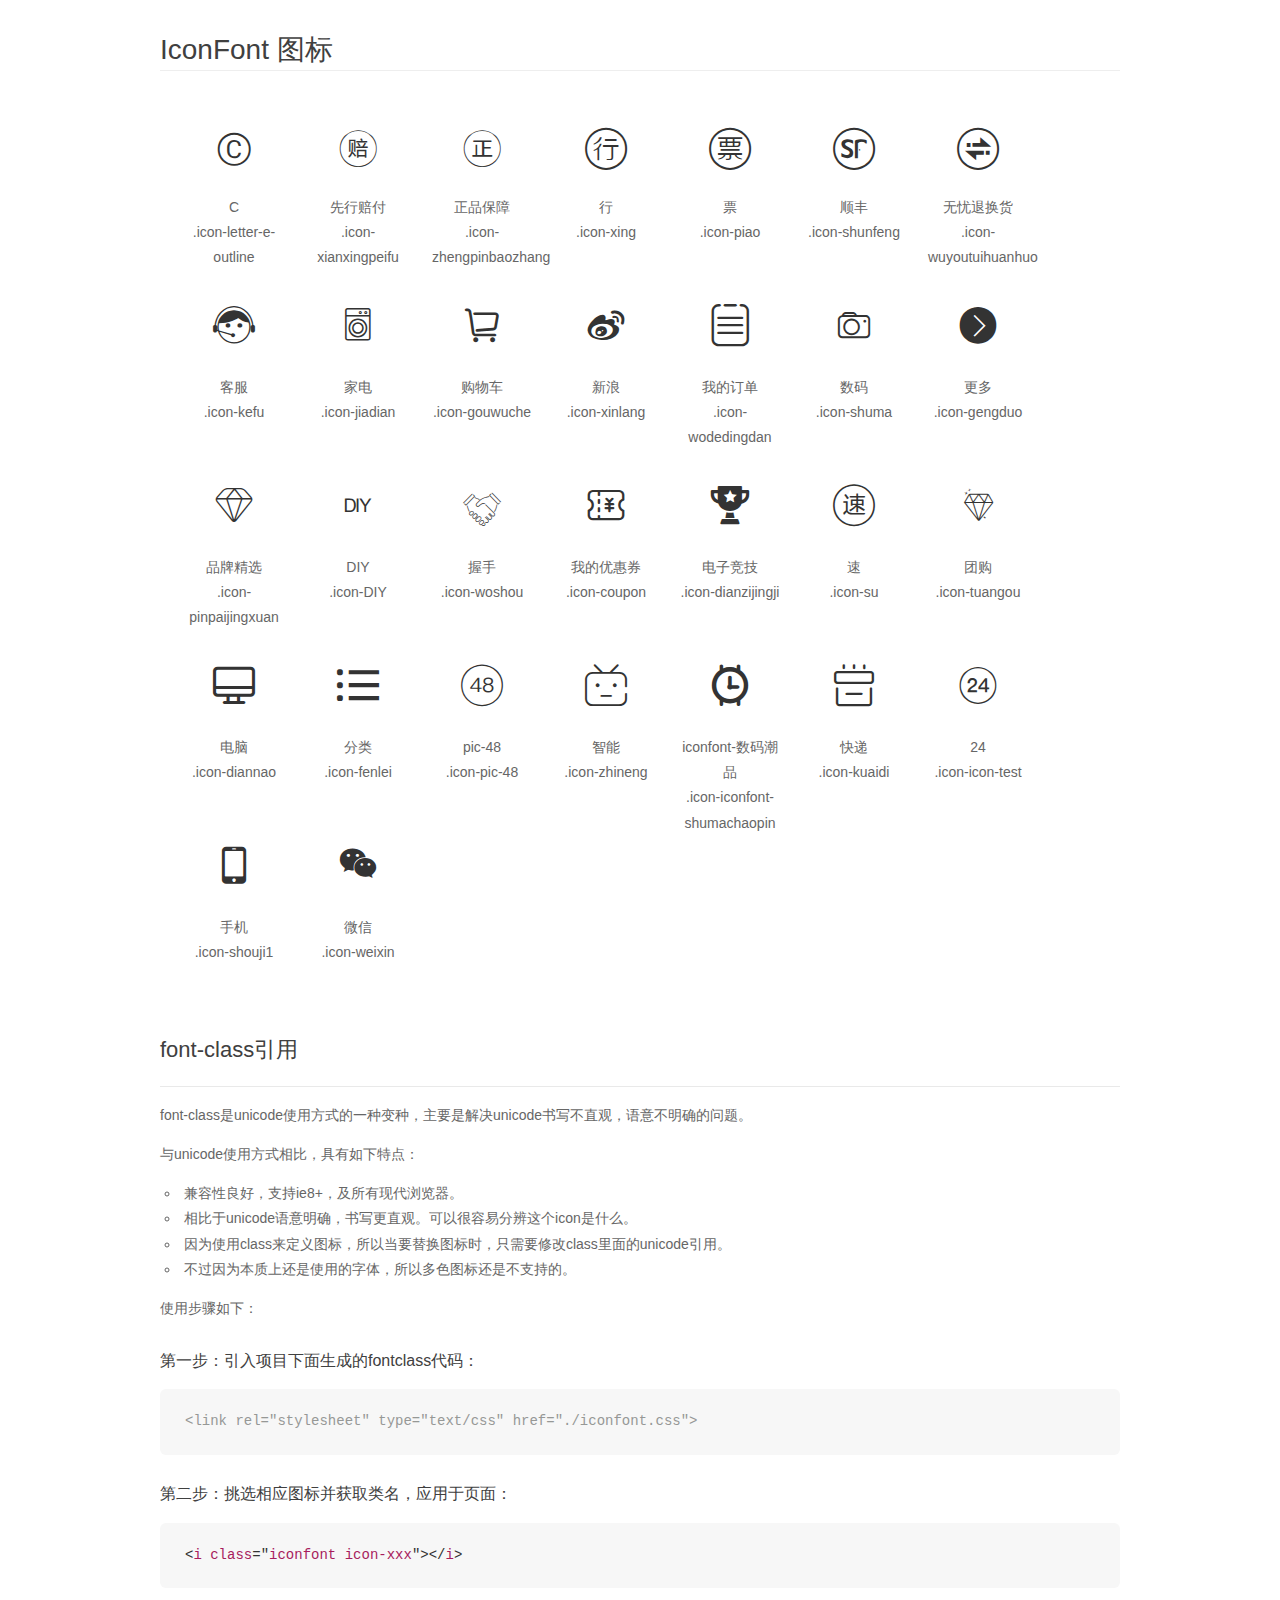
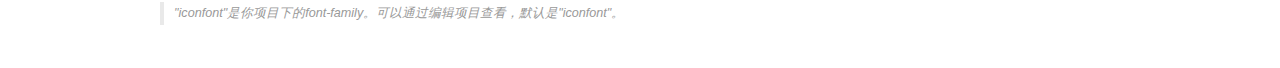
<file: src/font/demo_fontclass.html>
<!DOCTYPE html>
<html>
<head>
    <meta charset="utf-8"/>
    <title>IconFont</title>
    <link rel="stylesheet" href="demo.css">
    <link rel="stylesheet" href="iconfont.css">
</head>
<body>
    <div class="main markdown">
        <h1>IconFont 图标</h1>
        <ul class="icon_lists clear">
            
                <li>
                <i class="icon iconfont icon-letter-e-outline"></i>
                    <div class="name">C</div>
                    <div class="fontclass">.icon-letter-e-outline</div>
                </li>
            
                <li>
                <i class="icon iconfont icon-xianxingpeifu"></i>
                    <div class="name">先行赔付</div>
                    <div class="fontclass">.icon-xianxingpeifu</div>
                </li>
            
                <li>
                <i class="icon iconfont icon-zhengpinbaozhang"></i>
                    <div class="name">正品保障</div>
                    <div class="fontclass">.icon-zhengpinbaozhang</div>
                </li>
            
                <li>
                <i class="icon iconfont icon-xing"></i>
                    <div class="name">行</div>
                    <div class="fontclass">.icon-xing</div>
                </li>
            
                <li>
                <i class="icon iconfont icon-piao"></i>
                    <div class="name">票</div>
                    <div class="fontclass">.icon-piao</div>
                </li>
            
                <li>
                <i class="icon iconfont icon-shunfeng"></i>
                    <div class="name">顺丰</div>
                    <div class="fontclass">.icon-shunfeng</div>
                </li>
            
                <li>
                <i class="icon iconfont icon-wuyoutuihuanhuo"></i>
                    <div class="name">无忧退换货</div>
                    <div class="fontclass">.icon-wuyoutuihuanhuo</div>
                </li>
            
                <li>
                <i class="icon iconfont icon-kefu"></i>
                    <div class="name">客服</div>
                    <div class="fontclass">.icon-kefu</div>
                </li>
            
                <li>
                <i class="icon iconfont icon-jiadian"></i>
                    <div class="name">家电</div>
                    <div class="fontclass">.icon-jiadian</div>
                </li>
            
                <li>
                <i class="icon iconfont icon-gouwuche"></i>
                    <div class="name">购物车</div>
                    <div class="fontclass">.icon-gouwuche</div>
                </li>
            
                <li>
                <i class="icon iconfont icon-xinlang"></i>
                    <div class="name">新浪</div>
                    <div class="fontclass">.icon-xinlang</div>
                </li>
            
                <li>
                <i class="icon iconfont icon-wodedingdan"></i>
                    <div class="name">我的订单</div>
                    <div class="fontclass">.icon-wodedingdan</div>
                </li>
            
                <li>
                <i class="icon iconfont icon-shuma"></i>
                    <div class="name">数码</div>
                    <div class="fontclass">.icon-shuma</div>
                </li>
            
                <li>
                <i class="icon iconfont icon-gengduo"></i>
                    <div class="name">更多</div>
                    <div class="fontclass">.icon-gengduo</div>
                </li>
            
                <li>
                <i class="icon iconfont icon-pinpaijingxuan"></i>
                    <div class="name">品牌精选</div>
                    <div class="fontclass">.icon-pinpaijingxuan</div>
                </li>
            
                <li>
                <i class="icon iconfont icon-DIY"></i>
                    <div class="name">DIY</div>
                    <div class="fontclass">.icon-DIY</div>
                </li>
            
                <li>
                <i class="icon iconfont icon-woshou"></i>
                    <div class="name">握手</div>
                    <div class="fontclass">.icon-woshou</div>
                </li>
            
                <li>
                <i class="icon iconfont icon-coupon"></i>
                    <div class="name">我的优惠券</div>
                    <div class="fontclass">.icon-coupon</div>
                </li>
            
                <li>
                <i class="icon iconfont icon-dianzijingji"></i>
                    <div class="name">电子竞技</div>
                    <div class="fontclass">.icon-dianzijingji</div>
                </li>
            
                <li>
                <i class="icon iconfont icon-su"></i>
                    <div class="name">速</div>
                    <div class="fontclass">.icon-su</div>
                </li>
            
                <li>
                <i class="icon iconfont icon-tuangou"></i>
                    <div class="name">团购</div>
                    <div class="fontclass">.icon-tuangou</div>
                </li>
            
                <li>
                <i class="icon iconfont icon-diannao"></i>
                    <div class="name">电脑</div>
                    <div class="fontclass">.icon-diannao</div>
                </li>
            
                <li>
                <i class="icon iconfont icon-fenlei"></i>
                    <div class="name">分类</div>
                    <div class="fontclass">.icon-fenlei</div>
                </li>
            
                <li>
                <i class="icon iconfont icon-pic-48"></i>
                    <div class="name">pic-48</div>
                    <div class="fontclass">.icon-pic-48</div>
                </li>
            
                <li>
                <i class="icon iconfont icon-zhineng"></i>
                    <div class="name">智能</div>
                    <div class="fontclass">.icon-zhineng</div>
                </li>
            
                <li>
                <i class="icon iconfont icon-iconfont-shumachaopin"></i>
                    <div class="name">iconfont-数码潮品</div>
                    <div class="fontclass">.icon-iconfont-shumachaopin</div>
                </li>
            
                <li>
                <i class="icon iconfont icon-kuaidi"></i>
                    <div class="name">快递</div>
                    <div class="fontclass">.icon-kuaidi</div>
                </li>
            
                <li>
                <i class="icon iconfont icon-icon-test"></i>
                    <div class="name">24</div>
                    <div class="fontclass">.icon-icon-test</div>
                </li>
            
                <li>
                <i class="icon iconfont icon-shouji1"></i>
                    <div class="name">手机</div>
                    <div class="fontclass">.icon-shouji1</div>
                </li>
            
                <li>
                <i class="icon iconfont icon-weixin"></i>
                    <div class="name">微信</div>
                    <div class="fontclass">.icon-weixin</div>
                </li>
            
        </ul>

        <h2 id="font-class-">font-class引用</h2>
        <hr>

        <p>font-class是unicode使用方式的一种变种，主要是解决unicode书写不直观，语意不明确的问题。</p>
        <p>与unicode使用方式相比，具有如下特点：</p>
        <ul>
        <li>兼容性良好，支持ie8+，及所有现代浏览器。</li>
        <li>相比于unicode语意明确，书写更直观。可以很容易分辨这个icon是什么。</li>
        <li>因为使用class来定义图标，所以当要替换图标时，只需要修改class里面的unicode引用。</li>
        <li>不过因为本质上还是使用的字体，所以多色图标还是不支持的。</li>
        </ul>
        <p>使用步骤如下：</p>
        <h3 id="-fontclass-">第一步：引入项目下面生成的fontclass代码：</h3>


        <pre><code class="lang-js hljs javascript"><span class="hljs-comment">&lt;link rel="stylesheet" type="text/css" href="./iconfont.css"&gt;</span></code></pre>
        <h3 id="-">第二步：挑选相应图标并获取类名，应用于页面：</h3>
        <pre><code class="lang-css hljs">&lt;<span class="hljs-selector-tag">i</span> <span class="hljs-selector-tag">class</span>="<span class="hljs-selector-tag">iconfont</span> <span class="hljs-selector-tag">icon-xxx</span>"&gt;&lt;/<span class="hljs-selector-tag">i</span>&gt;</code></pre>
        <blockquote>
        <p>"iconfont"是你项目下的font-family。可以通过编辑项目查看，默认是"iconfont"。</p>
        </blockquote>
    </div>
</body>
</html>
</file>
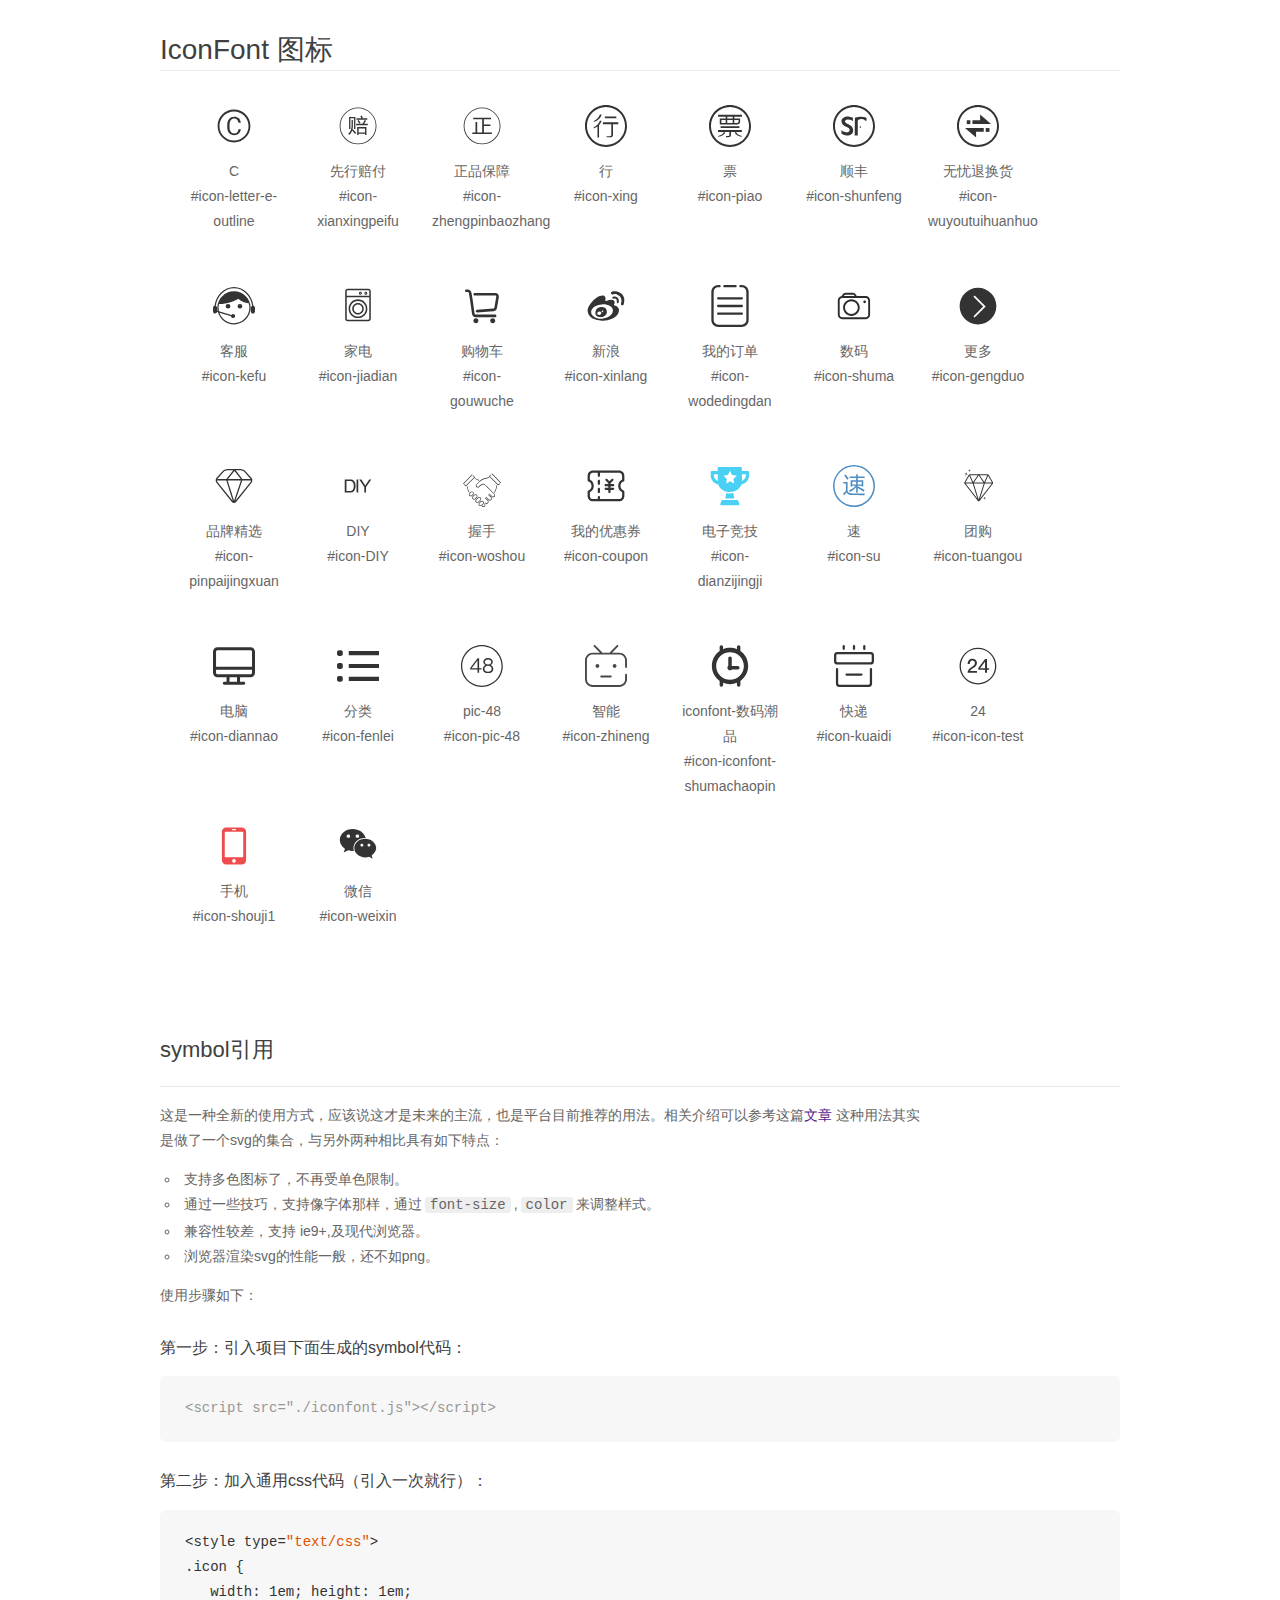
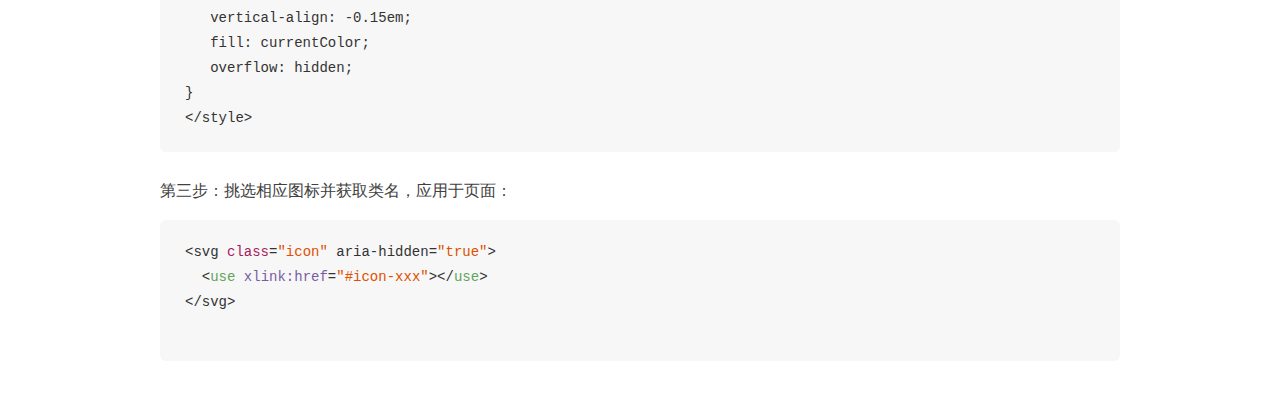
<file: src/font/demo_symbol.html>
<!DOCTYPE html>
<html>
<head>
    <meta charset="utf-8"/>
    <title>IconFont</title>
    <link rel="stylesheet" href="demo.css">
    <script src="iconfont.js"></script>

    <style type="text/css">
        .icon {
          /* 通过设置 font-size 来改变图标大小 */
          width: 1em; height: 1em;
          /* 图标和文字相邻时，垂直对齐 */
          vertical-align: -0.15em;
          /* 通过设置 color 来改变 SVG 的颜色/fill */
          fill: currentColor;
          /* path 和 stroke 溢出 viewBox 部分在 IE 下会显示
             normalize.css 中也包含这行 */
          overflow: hidden;
        }

    </style>
</head>
<body>
    <div class="main markdown">
        <h1>IconFont 图标</h1>
        <ul class="icon_lists clear">
            
                <li>
                    <svg class="icon" aria-hidden="true">
                        <use xlink:href="#icon-letter-e-outline"></use>
                    </svg>
                    <div class="name">C</div>
                    <div class="fontclass">#icon-letter-e-outline</div>
                </li>
            
                <li>
                    <svg class="icon" aria-hidden="true">
                        <use xlink:href="#icon-xianxingpeifu"></use>
                    </svg>
                    <div class="name">先行赔付</div>
                    <div class="fontclass">#icon-xianxingpeifu</div>
                </li>
            
                <li>
                    <svg class="icon" aria-hidden="true">
                        <use xlink:href="#icon-zhengpinbaozhang"></use>
                    </svg>
                    <div class="name">正品保障</div>
                    <div class="fontclass">#icon-zhengpinbaozhang</div>
                </li>
            
                <li>
                    <svg class="icon" aria-hidden="true">
                        <use xlink:href="#icon-xing"></use>
                    </svg>
                    <div class="name">行</div>
                    <div class="fontclass">#icon-xing</div>
                </li>
            
                <li>
                    <svg class="icon" aria-hidden="true">
                        <use xlink:href="#icon-piao"></use>
                    </svg>
                    <div class="name">票</div>
                    <div class="fontclass">#icon-piao</div>
                </li>
            
                <li>
                    <svg class="icon" aria-hidden="true">
                        <use xlink:href="#icon-shunfeng"></use>
                    </svg>
                    <div class="name">顺丰</div>
                    <div class="fontclass">#icon-shunfeng</div>
                </li>
            
                <li>
                    <svg class="icon" aria-hidden="true">
                        <use xlink:href="#icon-wuyoutuihuanhuo"></use>
                    </svg>
                    <div class="name">无忧退换货</div>
                    <div class="fontclass">#icon-wuyoutuihuanhuo</div>
                </li>
            
                <li>
                    <svg class="icon" aria-hidden="true">
                        <use xlink:href="#icon-kefu"></use>
                    </svg>
                    <div class="name">客服</div>
                    <div class="fontclass">#icon-kefu</div>
                </li>
            
                <li>
                    <svg class="icon" aria-hidden="true">
                        <use xlink:href="#icon-jiadian"></use>
                    </svg>
                    <div class="name">家电</div>
                    <div class="fontclass">#icon-jiadian</div>
                </li>
            
                <li>
                    <svg class="icon" aria-hidden="true">
                        <use xlink:href="#icon-gouwuche"></use>
                    </svg>
                    <div class="name">购物车</div>
                    <div class="fontclass">#icon-gouwuche</div>
                </li>
            
                <li>
                    <svg class="icon" aria-hidden="true">
                        <use xlink:href="#icon-xinlang"></use>
                    </svg>
                    <div class="name">新浪</div>
                    <div class="fontclass">#icon-xinlang</div>
                </li>
            
                <li>
                    <svg class="icon" aria-hidden="true">
                        <use xlink:href="#icon-wodedingdan"></use>
                    </svg>
                    <div class="name">我的订单</div>
                    <div class="fontclass">#icon-wodedingdan</div>
                </li>
            
                <li>
                    <svg class="icon" aria-hidden="true">
                        <use xlink:href="#icon-shuma"></use>
                    </svg>
                    <div class="name">数码</div>
                    <div class="fontclass">#icon-shuma</div>
                </li>
            
                <li>
                    <svg class="icon" aria-hidden="true">
                        <use xlink:href="#icon-gengduo"></use>
                    </svg>
                    <div class="name">更多</div>
                    <div class="fontclass">#icon-gengduo</div>
                </li>
            
                <li>
                    <svg class="icon" aria-hidden="true">
                        <use xlink:href="#icon-pinpaijingxuan"></use>
                    </svg>
                    <div class="name">品牌精选</div>
                    <div class="fontclass">#icon-pinpaijingxuan</div>
                </li>
            
                <li>
                    <svg class="icon" aria-hidden="true">
                        <use xlink:href="#icon-DIY"></use>
                    </svg>
                    <div class="name">DIY</div>
                    <div class="fontclass">#icon-DIY</div>
                </li>
            
                <li>
                    <svg class="icon" aria-hidden="true">
                        <use xlink:href="#icon-woshou"></use>
                    </svg>
                    <div class="name">握手</div>
                    <div class="fontclass">#icon-woshou</div>
                </li>
            
                <li>
                    <svg class="icon" aria-hidden="true">
                        <use xlink:href="#icon-coupon"></use>
                    </svg>
                    <div class="name">我的优惠券</div>
                    <div class="fontclass">#icon-coupon</div>
                </li>
            
                <li>
                    <svg class="icon" aria-hidden="true">
                        <use xlink:href="#icon-dianzijingji"></use>
                    </svg>
                    <div class="name">电子竞技</div>
                    <div class="fontclass">#icon-dianzijingji</div>
                </li>
            
                <li>
                    <svg class="icon" aria-hidden="true">
                        <use xlink:href="#icon-su"></use>
                    </svg>
                    <div class="name">速</div>
                    <div class="fontclass">#icon-su</div>
                </li>
            
                <li>
                    <svg class="icon" aria-hidden="true">
                        <use xlink:href="#icon-tuangou"></use>
                    </svg>
                    <div class="name">团购</div>
                    <div class="fontclass">#icon-tuangou</div>
                </li>
            
                <li>
                    <svg class="icon" aria-hidden="true">
                        <use xlink:href="#icon-diannao"></use>
                    </svg>
                    <div class="name">电脑</div>
                    <div class="fontclass">#icon-diannao</div>
                </li>
            
                <li>
                    <svg class="icon" aria-hidden="true">
                        <use xlink:href="#icon-fenlei"></use>
                    </svg>
                    <div class="name">分类</div>
                    <div class="fontclass">#icon-fenlei</div>
                </li>
            
                <li>
                    <svg class="icon" aria-hidden="true">
                        <use xlink:href="#icon-pic-48"></use>
                    </svg>
                    <div class="name">pic-48</div>
                    <div class="fontclass">#icon-pic-48</div>
                </li>
            
                <li>
                    <svg class="icon" aria-hidden="true">
                        <use xlink:href="#icon-zhineng"></use>
                    </svg>
                    <div class="name">智能</div>
                    <div class="fontclass">#icon-zhineng</div>
                </li>
            
                <li>
                    <svg class="icon" aria-hidden="true">
                        <use xlink:href="#icon-iconfont-shumachaopin"></use>
                    </svg>
                    <div class="name">iconfont-数码潮品</div>
                    <div class="fontclass">#icon-iconfont-shumachaopin</div>
                </li>
            
                <li>
                    <svg class="icon" aria-hidden="true">
                        <use xlink:href="#icon-kuaidi"></use>
                    </svg>
                    <div class="name">快递</div>
                    <div class="fontclass">#icon-kuaidi</div>
                </li>
            
                <li>
                    <svg class="icon" aria-hidden="true">
                        <use xlink:href="#icon-icon-test"></use>
                    </svg>
                    <div class="name">24</div>
                    <div class="fontclass">#icon-icon-test</div>
                </li>
            
                <li>
                    <svg class="icon" aria-hidden="true">
                        <use xlink:href="#icon-shouji1"></use>
                    </svg>
                    <div class="name">手机</div>
                    <div class="fontclass">#icon-shouji1</div>
                </li>
            
                <li>
                    <svg class="icon" aria-hidden="true">
                        <use xlink:href="#icon-weixin"></use>
                    </svg>
                    <div class="name">微信</div>
                    <div class="fontclass">#icon-weixin</div>
                </li>
            
        </ul>


        <h2 id="symbol-">symbol引用</h2>
        <hr>

        <p>这是一种全新的使用方式，应该说这才是未来的主流，也是平台目前推荐的用法。相关介绍可以参考这篇<a href="">文章</a>
        这种用法其实是做了一个svg的集合，与另外两种相比具有如下特点：</p>
        <ul>
          <li>支持多色图标了，不再受单色限制。</li>
          <li>通过一些技巧，支持像字体那样，通过<code>font-size</code>,<code>color</code>来调整样式。</li>
          <li>兼容性较差，支持 ie9+,及现代浏览器。</li>
          <li>浏览器渲染svg的性能一般，还不如png。</li>
        </ul>
        <p>使用步骤如下：</p>
        <h3 id="-symbol-">第一步：引入项目下面生成的symbol代码：</h3>
        <pre><code class="lang-js hljs javascript"><span class="hljs-comment">&lt;script src="./iconfont.js"&gt;&lt;/script&gt;</span></code></pre>
        <h3 id="-css-">第二步：加入通用css代码（引入一次就行）：</h3>
        <pre><code class="lang-js hljs javascript">&lt;style type=<span class="hljs-string">"text/css"</span>&gt;
.icon {
   width: <span class="hljs-number">1</span>em; height: <span class="hljs-number">1</span>em;
   vertical-align: <span class="hljs-number">-0.15</span>em;
   fill: currentColor;
   overflow: hidden;
}
&lt;<span class="hljs-regexp">/style&gt;</span></code></pre>
        <h3 id="-">第三步：挑选相应图标并获取类名，应用于页面：</h3>
        <pre><code class="lang-js hljs javascript">&lt;svg <span class="hljs-class"><span class="hljs-keyword">class</span></span>=<span class="hljs-string">"icon"</span> aria-hidden=<span class="hljs-string">"true"</span>&gt;<span class="xml"><span class="hljs-tag">
  &lt;<span class="hljs-name">use</span> <span class="hljs-attr">xlink:href</span>=<span class="hljs-string">"#icon-xxx"</span>&gt;</span><span class="hljs-tag">&lt;/<span class="hljs-name">use</span>&gt;</span>
</span>&lt;<span class="hljs-regexp">/svg&gt;
        </span></code></pre>
    </div>
</body>
</html>
</file>
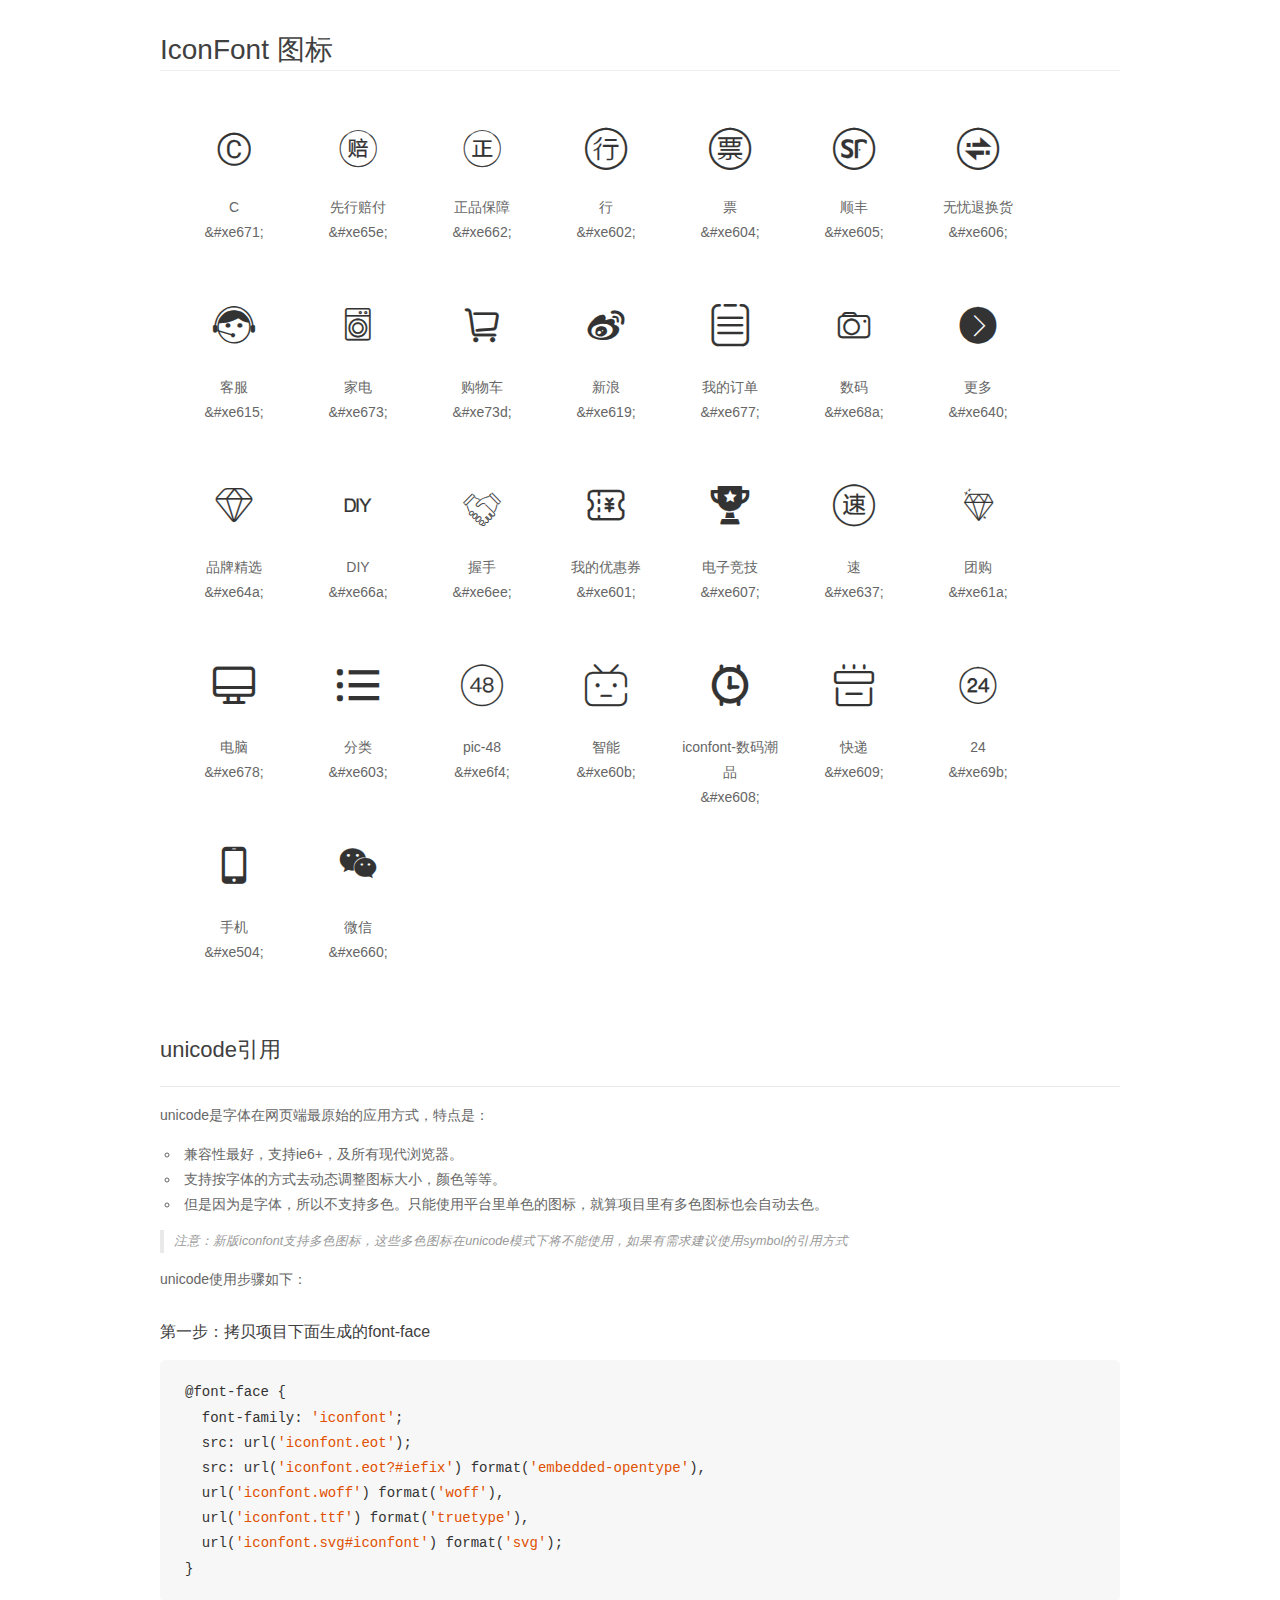
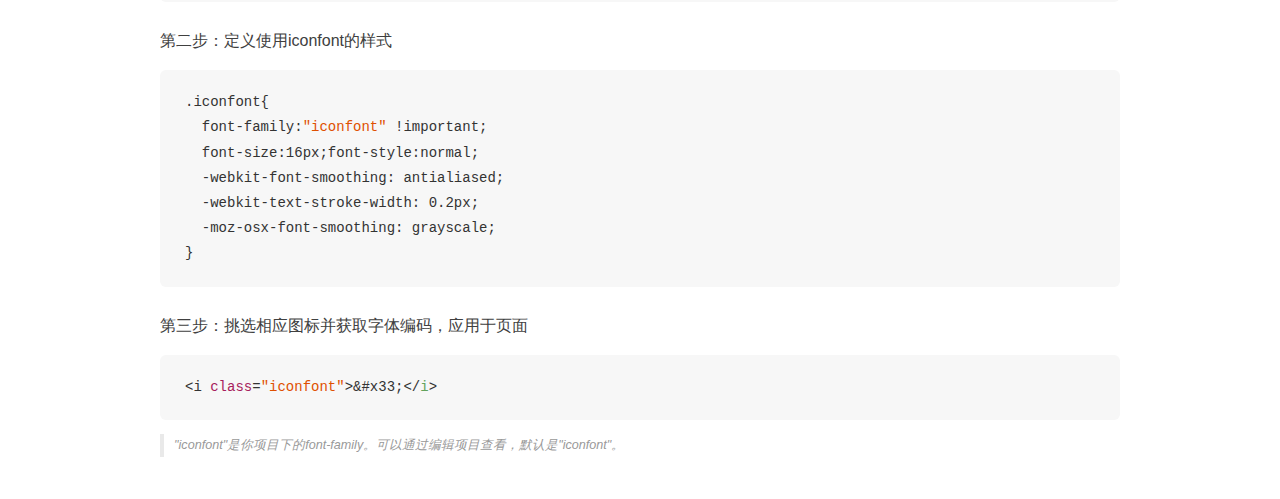
<file: src/font/demo_unicode.html>
<!DOCTYPE html>
<html>
<head>
    <meta charset="utf-8"/>
    <title>IconFont</title>
    <link rel="stylesheet" href="demo.css">

    <style type="text/css">

        @font-face {font-family: "iconfont";
          src: url('iconfont.eot'); /* IE9*/
          src: url('iconfont.eot#iefix') format('embedded-opentype'), /* IE6-IE8 */
          url('iconfont.woff') format('woff'), /* chrome, firefox */
          url('iconfont.ttf') format('truetype'), /* chrome, firefox, opera, Safari, Android, iOS 4.2+*/
          url('iconfont.svg#iconfont') format('svg'); /* iOS 4.1- */
        }

        .iconfont {
          font-family:"iconfont" !important;
          font-size:16px;
          font-style:normal;
          -webkit-font-smoothing: antialiased;
          -webkit-text-stroke-width: 0.2px;
          -moz-osx-font-smoothing: grayscale;
        }

    </style>
</head>
<body>
    <div class="main markdown">
        <h1>IconFont 图标</h1>
        <ul class="icon_lists clear">
            
                <li>
                <i class="icon iconfont">&#xe671;</i>
                    <div class="name">C</div>
                    <div class="code">&amp;#xe671;</div>
                </li>
            
                <li>
                <i class="icon iconfont">&#xe65e;</i>
                    <div class="name">先行赔付</div>
                    <div class="code">&amp;#xe65e;</div>
                </li>
            
                <li>
                <i class="icon iconfont">&#xe662;</i>
                    <div class="name">正品保障</div>
                    <div class="code">&amp;#xe662;</div>
                </li>
            
                <li>
                <i class="icon iconfont">&#xe602;</i>
                    <div class="name">行</div>
                    <div class="code">&amp;#xe602;</div>
                </li>
            
                <li>
                <i class="icon iconfont">&#xe604;</i>
                    <div class="name">票</div>
                    <div class="code">&amp;#xe604;</div>
                </li>
            
                <li>
                <i class="icon iconfont">&#xe605;</i>
                    <div class="name">顺丰</div>
                    <div class="code">&amp;#xe605;</div>
                </li>
            
                <li>
                <i class="icon iconfont">&#xe606;</i>
                    <div class="name">无忧退换货</div>
                    <div class="code">&amp;#xe606;</div>
                </li>
            
                <li>
                <i class="icon iconfont">&#xe615;</i>
                    <div class="name">客服</div>
                    <div class="code">&amp;#xe615;</div>
                </li>
            
                <li>
                <i class="icon iconfont">&#xe673;</i>
                    <div class="name">家电</div>
                    <div class="code">&amp;#xe673;</div>
                </li>
            
                <li>
                <i class="icon iconfont">&#xe73d;</i>
                    <div class="name">购物车</div>
                    <div class="code">&amp;#xe73d;</div>
                </li>
            
                <li>
                <i class="icon iconfont">&#xe619;</i>
                    <div class="name">新浪</div>
                    <div class="code">&amp;#xe619;</div>
                </li>
            
                <li>
                <i class="icon iconfont">&#xe677;</i>
                    <div class="name">我的订单</div>
                    <div class="code">&amp;#xe677;</div>
                </li>
            
                <li>
                <i class="icon iconfont">&#xe68a;</i>
                    <div class="name">数码</div>
                    <div class="code">&amp;#xe68a;</div>
                </li>
            
                <li>
                <i class="icon iconfont">&#xe640;</i>
                    <div class="name">更多</div>
                    <div class="code">&amp;#xe640;</div>
                </li>
            
                <li>
                <i class="icon iconfont">&#xe64a;</i>
                    <div class="name">品牌精选</div>
                    <div class="code">&amp;#xe64a;</div>
                </li>
            
                <li>
                <i class="icon iconfont">&#xe66a;</i>
                    <div class="name">DIY</div>
                    <div class="code">&amp;#xe66a;</div>
                </li>
            
                <li>
                <i class="icon iconfont">&#xe6ee;</i>
                    <div class="name">握手</div>
                    <div class="code">&amp;#xe6ee;</div>
                </li>
            
                <li>
                <i class="icon iconfont">&#xe601;</i>
                    <div class="name">我的优惠券</div>
                    <div class="code">&amp;#xe601;</div>
                </li>
            
                <li>
                <i class="icon iconfont">&#xe607;</i>
                    <div class="name">电子竞技</div>
                    <div class="code">&amp;#xe607;</div>
                </li>
            
                <li>
                <i class="icon iconfont">&#xe637;</i>
                    <div class="name">速</div>
                    <div class="code">&amp;#xe637;</div>
                </li>
            
                <li>
                <i class="icon iconfont">&#xe61a;</i>
                    <div class="name">团购</div>
                    <div class="code">&amp;#xe61a;</div>
                </li>
            
                <li>
                <i class="icon iconfont">&#xe678;</i>
                    <div class="name">电脑</div>
                    <div class="code">&amp;#xe678;</div>
                </li>
            
                <li>
                <i class="icon iconfont">&#xe603;</i>
                    <div class="name">分类</div>
                    <div class="code">&amp;#xe603;</div>
                </li>
            
                <li>
                <i class="icon iconfont">&#xe6f4;</i>
                    <div class="name">pic-48</div>
                    <div class="code">&amp;#xe6f4;</div>
                </li>
            
                <li>
                <i class="icon iconfont">&#xe60b;</i>
                    <div class="name">智能</div>
                    <div class="code">&amp;#xe60b;</div>
                </li>
            
                <li>
                <i class="icon iconfont">&#xe608;</i>
                    <div class="name">iconfont-数码潮品</div>
                    <div class="code">&amp;#xe608;</div>
                </li>
            
                <li>
                <i class="icon iconfont">&#xe609;</i>
                    <div class="name">快递</div>
                    <div class="code">&amp;#xe609;</div>
                </li>
            
                <li>
                <i class="icon iconfont">&#xe69b;</i>
                    <div class="name">24</div>
                    <div class="code">&amp;#xe69b;</div>
                </li>
            
                <li>
                <i class="icon iconfont">&#xe504;</i>
                    <div class="name">手机</div>
                    <div class="code">&amp;#xe504;</div>
                </li>
            
                <li>
                <i class="icon iconfont">&#xe660;</i>
                    <div class="name">微信</div>
                    <div class="code">&amp;#xe660;</div>
                </li>
            
        </ul>
        <h2 id="unicode-">unicode引用</h2>
        <hr>

        <p>unicode是字体在网页端最原始的应用方式，特点是：</p>
        <ul>
        <li>兼容性最好，支持ie6+，及所有现代浏览器。</li>
        <li>支持按字体的方式去动态调整图标大小，颜色等等。</li>
        <li>但是因为是字体，所以不支持多色。只能使用平台里单色的图标，就算项目里有多色图标也会自动去色。</li>
        </ul>
        <blockquote>
        <p>注意：新版iconfont支持多色图标，这些多色图标在unicode模式下将不能使用，如果有需求建议使用symbol的引用方式</p>
        </blockquote>
        <p>unicode使用步骤如下：</p>
        <h3 id="-font-face">第一步：拷贝项目下面生成的font-face</h3>
        <pre><code class="lang-js hljs javascript">@font-face {
  font-family: <span class="hljs-string">'iconfont'</span>;
  src: url(<span class="hljs-string">'iconfont.eot'</span>);
  src: url(<span class="hljs-string">'iconfont.eot?#iefix'</span>) format(<span class="hljs-string">'embedded-opentype'</span>),
  url(<span class="hljs-string">'iconfont.woff'</span>) format(<span class="hljs-string">'woff'</span>),
  url(<span class="hljs-string">'iconfont.ttf'</span>) format(<span class="hljs-string">'truetype'</span>),
  url(<span class="hljs-string">'iconfont.svg#iconfont'</span>) format(<span class="hljs-string">'svg'</span>);
}
</code></pre>
        <h3 id="-iconfont-">第二步：定义使用iconfont的样式</h3>
        <pre><code class="lang-js hljs javascript">.iconfont{
  font-family:<span class="hljs-string">"iconfont"</span> !important;
  font-size:<span class="hljs-number">16</span>px;font-style:normal;
  -webkit-font-smoothing: antialiased;
  -webkit-text-stroke-width: <span class="hljs-number">0.2</span>px;
  -moz-osx-font-smoothing: grayscale;
}
</code></pre>
        <h3 id="-">第三步：挑选相应图标并获取字体编码，应用于页面</h3>
        <pre><code class="lang-js hljs javascript">&lt;i <span class="hljs-class"><span class="hljs-keyword">class</span></span>=<span class="hljs-string">"iconfont"</span>&gt;&amp;#x33;<span class="xml"><span class="hljs-tag">&lt;/<span class="hljs-name">i</span>&gt;</span></span></code></pre>

        <blockquote>
        <p>"iconfont"是你项目下的font-family。可以通过编辑项目查看，默认是"iconfont"。</p>
        </blockquote>
    </div>


</body>
</html>
</file>
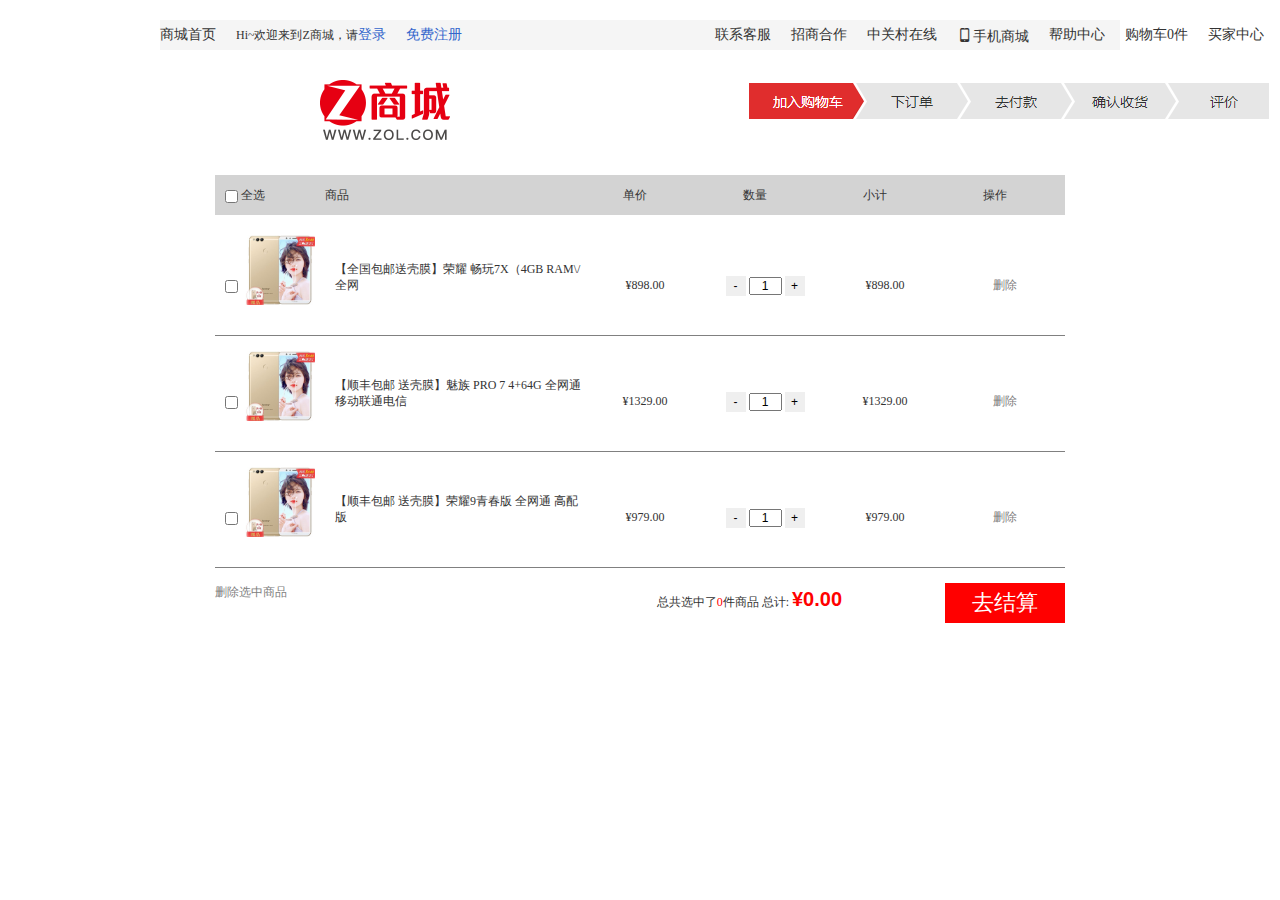
<file: src/html/car.html>
<!DOCTYPE html>
<html lang="en">
<head>
    <meta charset="UTF-8">
    <meta name="viewport" content="width=device-width, initial-scale=1.0">
    <meta http-equiv="X-UA-Compatible" content="ie=edge">
    <link rel="stylesheet" href="../font/iconfont.css">
    <link rel="stylesheet" href="../css/car.css">
  
   <script src="../lib/jquery-1.8.1.js"></script>
   <script src="../js/cart.js"></script>
    <title>car</title>
</head>
<body>
        <div class="top">
                <div class="container clearfix">
                    <div class="top-l">
                        <span><a href="http://www.zol.com/">商城首页</a></span>
                        <span>Hi~欢迎来到Z商城，请<a href="login.html" class="login">登录</a></span> 
                        <span><a href="register.html" class="register">免费注册</a></span>
                    </div>
                    <div class="top-r">
                        <ul>
                            <li><a href="order.html">我的订单</a></li>
                            <li><a href="buyer.html">买家中心</a></li>
                            <li><a href="car-num">购物车0件</a></li>
                            <li><a href="help.html">帮助中心</a></li>
                            <li class="sj"><a href="phone.html"><i class="icon iconfont icon-shouji1"></i>手机商城<i class="ico"></i></a><img src="../img/ewm.png" width="130" height="130" class="ewm"></li>
                            <li><a href="http://www.zol.com.cn/">中关村在线</a></li>
                            <li><a href="#">招商合作</a></li>
                            <li><a href="#">联系客服<i class="ico"></i></a>
                        </ul>
                    </div>
                </div>
            </div>

            <div class="logo">
                <div class="logo-l">
                    <a href="../index.html">
                        <img src="../img/logo_130x60.png" alt="" class="cl">
                       
                    </a>
                    <img src="../img/cc1.png" alt="" class="cr">
                </div>
               
            </div>

            <div id="cart">
                    <div id="cart-header">
                        <div class="left w110 ml10">
                            <input id="selectAll" type="checkbox">
                            <label for="selectAll">全选</label>
                        </div>
                        <div class="left w250">商品</div>
                        <div class="left w120 center">单价</div>
                        <div class="left w120 center">数量</div>
                        <div class="left w120 center">小计</div>
                        <div class="left w120 center">操作</div>
                    </div>
                    <div id="cart-items">
                        <div class="clear single-item">
                            <div class="left w20 ml10">
                                <input name="selectOne" type="checkbox">
                            </div>
                            <div class="left w90">
                                <a href="">
                                        <img src="../img/c13.jpg" width="70">
                                </a>
                            </div>
                            <div class="left w250">
                                <span>
                                        【全国包邮送壳膜】荣耀 畅玩7X（4GB RAM\/全网
                                </span>
                            </div>
                            <div class="left w120 center">&yen;<span class="price">898.00</span></div>
                            <div class="left w120 center">
                                <button class="small-button">-</button>
                                <input class="center count" type="text" size="2" value="1">
                                <button class="small-button">+</button>
                            </div>
                            <div class="left w120 center">&yen;<span>898.00</span></div>
                            <div class="left w120 center">
                                <a href="javascript:void(0);">删除</a>
                            </div>
                        </div>
                        <div class="clear single-item">
                            <div class="left w20 ml10">
                                <input name="selectOne" type="checkbox">
                            </div>
                            <div class="left w90">
                                <a href="">
                                        <img src="../img/c13.jpg" width="70">
                                </a>
                            </div>
                            <div class="left w250">
                                <span>
                                        【顺丰包邮 送壳膜】魅族 PRO 7 4+64G 全网通 移动联通电信
                                </span>
                            </div>
                            <div class="left w120 center">&yen;<span class="price">1329.00</span></div>
                            <div class="left w120 center">
                                <button class="small-button">-</button>
                                <input class="center count" type="text" size="2" value="1">
                                <button class="small-button">+</button>
                            </div>
                            <div class="left w120 center">&yen;<span>1329.00</span></div>
                            <div class="left w120 center">
                                <a href="javascript:void(0);">删除</a>
                            </div>
                        </div>
                        <div class="clear single-item">
                            <div class="left w20 ml10">
                                <input name="selectOne" type="checkbox">
                            </div>
                            <div class="left w90">
                                <a href="">
                                    <img src="../img/c13.jpg" width="70">
                                </a>
                            </div>
                            <div class="left w250">
                                <span>
                                        【顺丰包邮 送壳膜】荣耀9青春版 全网通 高配版
                                </span>
                            </div>
                            <div class="left w120 center">&yen;<span class="price">979.00</span></div>
                            <div class="left w120 center">
                                <button class="small-button">-</button>
                                <input class="center count" type="text" size="2" value="1">
                                <button class="small-button">+</button>
                            </div>
                            <div class="left w120 center">&yen;979.00</div>
                            <div class="left w120 center">
                                <a href="javascript:void(0);">删除</a>
                            </div>
                        </div>
                    </div>
                    <div id="cart-footer">
                        <div class="clear left">
                            <a id="clearSelected" href="javascript:void(0);">删除选中商品</a>
                        </div>
                        <div class="right">
                            <span>总共选中了<span id="totalCount">0</span>件商品</span>
                            <span>总计: <span id="totalPrice">&yen;0.00</span></span>
                            <button class="big-button">去结算</button>
                        </div>
                    </div>
                </div>
               
</body>
</html>
</file>
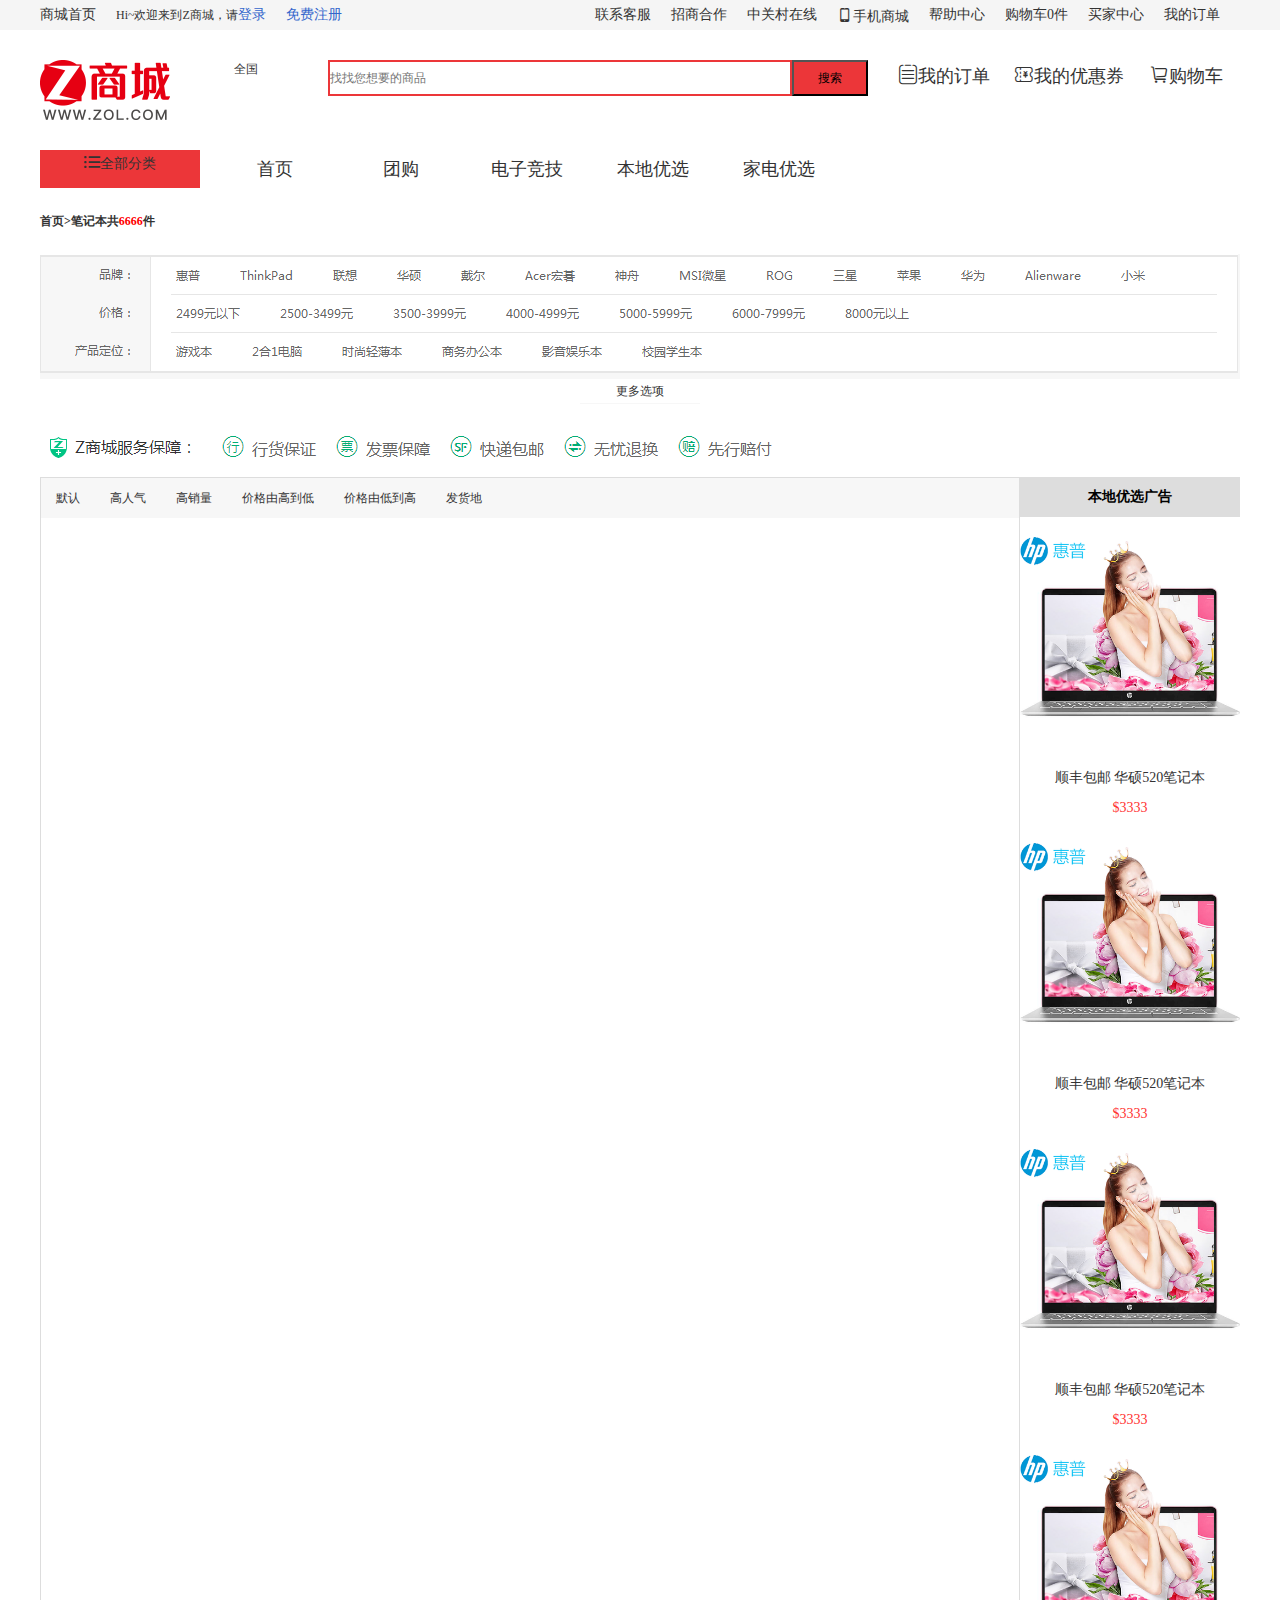
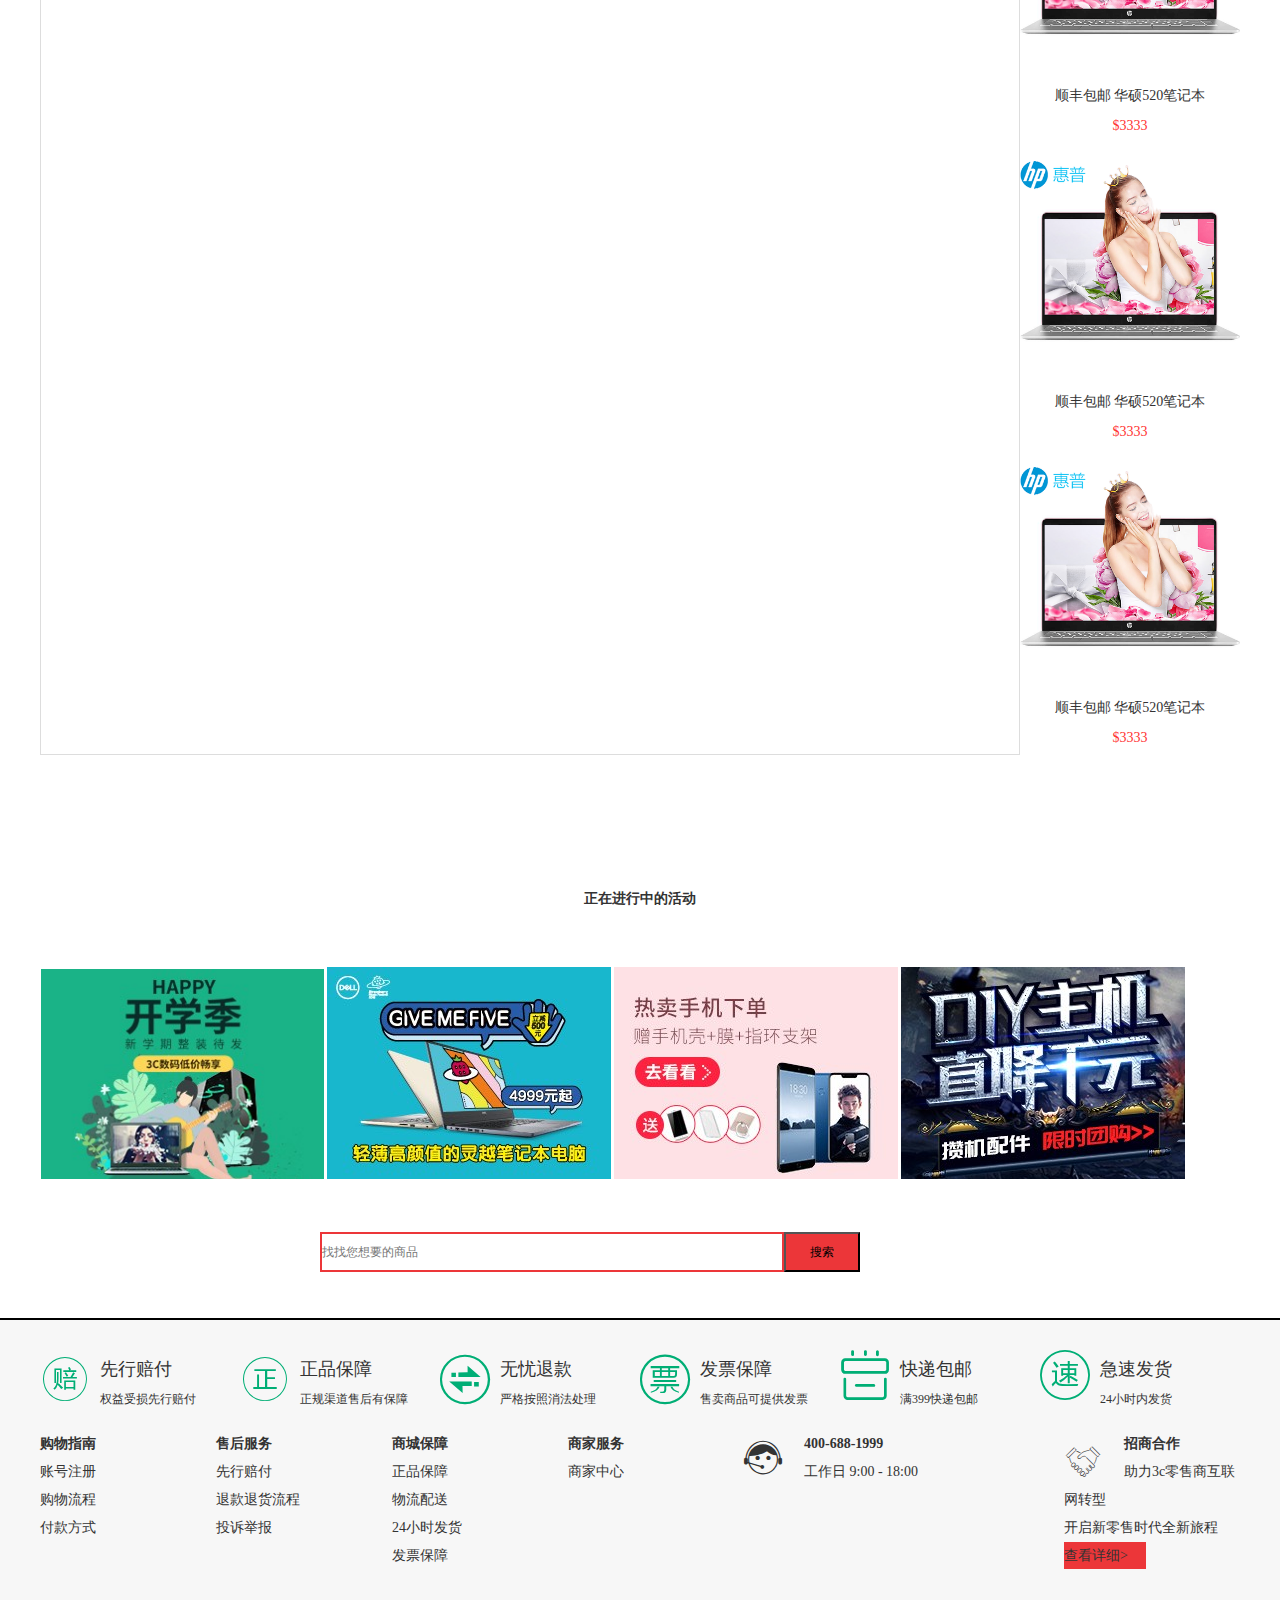
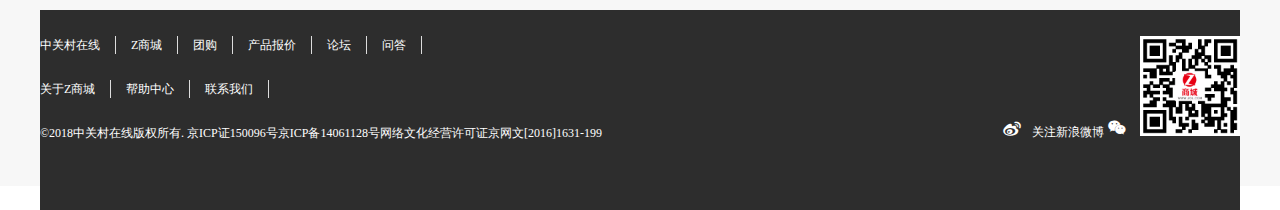
<file: src/html/lb.html>
<!DOCTYPE html>
<html lang="en">
<head>
    <meta charset="UTF-8">
    <meta name="viewport" content="width=device-width, initial-scale=1.0">
    <meta http-equiv="X-UA-Compatible" content="ie=edge">
    <link rel="stylesheet" href="../css/base.css">
    <link rel="stylesheet" href="../css/xiqing.css">
    <link rel="stylesheet" href="../font/iconfont.css">
    <link rel="stylesheet" href="../css/lb.css">
    <script src="../js/list.js"></script>
    <!-- <script src="../js/goodsList.js"></script> -->
   <script src="../js/jquery-3.3.1.js"></script>

    <title>列表页</title>
</head>
<body>
    <div id="zol">
       <!-- 顶部 -->
        <div class="top">
            <div class="container clearfix">
                <div class="top-l">
                    <span><a href="http://www.zol.com/">商城首页</a></span>
                    <span>Hi~欢迎来到Z商城，请<a href="login.html" class="login">登录</a></span> 
                    <span><a href="register.html" class="register">免费注册</a></span>
                </div>
                <div class="top-r">
                    <ul>
                        <li><a href="order.html">我的订单</a></li>
                        <li><a href="buyer.html">买家中心</a></li>
                        <li><a href="car-num">购物车0件</a></li>
                        <li><a href="help.html">帮助中心</a></li>
                        <li class="sj"><a href="phone.html"><i class="icon iconfont icon-shouji1"></i>手机商城<i class="ico"></i></a><img src="../img/ewm.png" width="130" height="130" class="ewm"></li>
                        <li><a href="http://www.zol.com.cn/">中关村在线</a></li>
                        <li><a href="#">招商合作</a></li>
                        <li><a href="#">联系客服<i class="ico"></i></a>
                    </ul>
                </div>
            </div>
        </div>
        <div class="header">
                <div class="container clearfix">
                   <div class="header-l">
                    <a href="http://www.zol.com"><img src="../img/logo.png" alt=""></a>
                        <div href="#" class="city-location">
                            <span href="javascript" class="city-name">全国<em class="icon"></em></span>
                            <!-- <ul class="city-list">
                                                    <li><a href="http://www.zol.com/index.php?c=IndexNew&amp;city=beijing">北京</a></li>
                                                    <li><a href="http://www.zol.com/index.php?c=IndexNew&amp;city=chengdu">成都</a></li>
                                                    <li><a href="http://www.zol.com/index.php?c=IndexNew&amp;city=qingdao">青岛</a></li>
                                                    <li><a href="http://www.zol.com/index.php?c=IndexNew&amp;city=xian">西安</a></li>
                                                    <li><a href="http://www.zol.com/index.php?c=IndexNew&amp;city=zhengzhou">郑州</a></li>
                                                    <li><a href="http://www.zol.com/index.php?c=IndexNew&amp;city=shijiazhuang">石家庄</a></li>
                                                    <li><a href="http://www.zol.com/index.php?c=IndexNew&amp;city=pingdingshan">平顶山</a></li>
                                                    <li><a href="http://www.zol.com/index.php?c=IndexNew&amp;city=shanghai">上海</a></li>
                                                    <li><a href="http://www.zol.com/index.php?c=IndexNew&amp;city=deyang">德阳</a></li>
                                                    <li><a href="http://www.zol.com/index.php?c=IndexNew&amp;city=xingtai">邢台</a></li>
                                                    <li><a href="http://www.zol.com/index.php?c=IndexNew&amp;city=chengde">承德</a></li>
                                                    <li><a href="http://www.zol.com/index.php?c=IndexNew&amp;city=zhumadian">驻马店</a></li>
                                                    <li><a href="http://www.zol.com/index.php?c=IndexNew&amp;city=anyang">安阳</a></li>
                                                    <li><a href="http://www.zol.com/index.php?c=IndexNew&amp;city=xinxiang">新乡</a></li>
                                                    <li><a href="http://www.zol.com/index.php?c=IndexNew&amp;city=baoji">宝鸡</a></li>
                                                    <li><a href="http://www.zol.com/index.php?c=IndexNew&amp;city=quanguo" class="cur">全国</a></li>
                            </ul> -->
                        </div>
                    </div>
                    
                    <div class="header-c">
                            <div class="search">
                                    <input name="keyword" type="text" class="search-text" autocomplete="off" placeholder="找找您想要的商品" value="">
                                    <input type="submit" value="搜索" class="search-btn" hidefocus="true">
                    </div>
                  
                </div>
                <div class="header-r">
                        <a href="#" class="order"><i class="icon iconfont icon-wodedingdan"></i>我的订单</a>
                        <a href="#" class="coupon"><i class="icon iconfont icon-coupon"></i>我的优惠券</i></a>
                        <a href="car.html" class="cart"><i class="icon iconfont icon-gouwuche"></i><em class="number">购物车</a>
                            <!-- <script class="number">
                                window.onload = function(){
                                    var num = document.querySelector('.number');
                                    num.onclock = function(){
                                        location.href = "car.html";
                                    }
                                }
                            </script> -->
            </div>
          </div>
        </div>
            <!-- nav -->
            <div class="nav">

                <div class="container clearfix">
                    <div class="nav-all">
                        
                                    <div class="nli1"><i class="icon iconfont icon-fenlei"></i><span>全部分类</span>
                                    
                                      <div class="erji">
                                            <li><p><i class="icon iconfont icon-shouji1"></i><span class="e1">手机</span><span>&gt;</span></p>
                                            
                                              <div class="nr">
                                                <img src="../img/n1.jpg" alt="" height="400" >
                                              </div>
                                              <div class="lj">
                                                   <a href="#"><p>手机</p></a>
                                                   <a href="#"><p>移动电源</p></a>
                                                    <a href="#"><p>蓝牙耳机</p></a>
                                                    <a href="#"><p>手机贴膜</p></a>
                                                    <a href="#"><p>保护套</p></a>
                                                    <a href="#"><p>数据线</p</a>>
                                                    <a href="#"><p>充电宝</p></a>
                                                    <a href="#"><p>手机维修</p></a>
                                              </div>
                                            </li>
                                            <li><p><i class="icon iconfont icon-diannao"></i><span class="e1">电脑</span> <span>&gt;</span></p>
                                                <div class="nr">
                                                        <img src="../img/n2.jpg" alt="" height="400" >
                                                      </div>
                                                      <div class="lj">
                                                           <a href="#"><p>笔记本电脑</p></a>
                                                           <a href="#"><p>游戏本</p></a>
                                                            <a href="#"><p>超极本</p></a>
                                                            <a href="#"><p>二合一平板电脑</p></a>
                                                            <a href="#"><p>平板电脑</p></a>
                                                            <a href="#"><p>一体机</p></a>>
                                                            <a href="#"><p>充电宝</p></a>
                                                            <a href="#"><p>手机维修</p></a>
                                                      </div>
                                            </li>
                                            <li><p><i class="icon iconfont icon-DIY"></i><span class="e1">DIY</span><span>&gt;</span></p>
                                                <div class="nr">
                                                        <img src="../img/n3.jpg" alt="" height="400" >
                                                      </div>
                                                      <div class="lj">
                                                           <a href="#"><p>DIY主机</p></a>
                                                           <a href="#"><p>移动电源</p></a>
                                                            <a href="#"><p>蓝牙耳机</p></a>
                                                            <a href="#"><p>手机贴膜</p></a>
                                                            <a href="#"><p>保护套</p></a>
                                                            <a href="#"><p>数据线</p</a>>
                                                            <a href="#"><p>充电宝</p></a>
                                                            <a href="#"><p>手机维修</p></a>
                                                      </div>
                                            </li>
                                            <li><p><i class="icon iconfont icon-shuma"></i><span class="e1">数码</span><span>&gt;</span></p>
                                                <div class="nr">
                                                        <img src="../img/n4.jpg" alt="" height="400" >
                                                      </div>
                                                      <div class="lj">
                                                           <a href="#"><p>数码相机</p></a>
                                                           <a href="#"><p>移动电源</p></a>
                                                            <a href="#"><p>蓝牙耳机</p></a>
                                                            <a href="#"><p>手机贴膜</p></a>
                                                            <a href="#"><p>保护套</p></a>
                                                            <a href="#"><p>数据线</p</a>>
                                                            <a href="#"><p>充电宝</p></a>
                                                            <a href="#"><p>手机维修</p></a>
                                                      </div>
                                                
                                            </li>
                                            <li><p><i class="icon iconfont icon-dianzijingji"></i><span class="e1">外设</span><span>&gt;</span></p>
                                                <div class="nr">
                                                        <img src="../img/n5.jpg" alt="" height="400" >
                                                      </div>
                                                      <div class="lj">
                                                           <a href="#"><p>键盘</p></a>
                                                           <a href="#"><p>移动电源</p></a>
                                                            <a href="#"><p>蓝牙耳机</p></a>
                                                            <a href="#"><p>手机贴膜</p></a>
                                                            <a href="#"><p>保护套</p></a>
                                                            <a href="#"><p>数据线</p</a>>
                                                            <a href="#"><p>充电宝</p></a>
                                                            <a href="#"><p>手机维修</p></a>
                                                      </div>
                                            
                                            </li>
                                            <li class="lid"><p><i class="icon iconfont icon-zhineng"></i><span class="e1">智能</span><span>&gt;</span></p>
                                            
                                                <div class="nr">
                                                        <img src="../img/n6.jpg" alt="" height="400" >
                                                      </div>
                                                      <div class="lj">
                                                           <a href="#"><p>智能手环</p></a>
                                                           <a href="#"><p>移动电源</p></a>
                                                            <a href="#"><p>蓝牙耳机</p></a>
                                                            <a href="#"><p>手机贴膜</p></a>
                                                            <a href="#"><p>保护套</p></a>
                                                            <a href="#"><p>数据线</p</a>>
                                                            <a href="#"><p>充电宝</p></a>
                                                            <a href="#"><p>手机维修</p></a>
                                                      </div>
                                            </li>
                                        </div> 
                                    
                                    </div>
                                   
                               
                        <ul>
                               
                            <li>
                                <a href="#"> 首页 </a>  
                            </li>
                            <li>
                                <a href="#"> 团购 </a>  
                            </li>
                            <li>
                                <a href="#"> 电子竞技 </a>  
                            </li>
                            <li>
                                <a href="#"> 本地优选 </a>  
                            </li>
                            <li>
                                <a href="#"> 家电优选 </a>  
                            </li>
                        </ul>
                        
                    </div>
                </div>
            </div>




            <div class="lb">
                <div class="container">
                    <div class="lb-idx">
                        <h4><span>首页</span><span>&gt;</span><span>笔记本</span> <span>共</span> <span class="red-color" >6666</span><span>件</span> </h4> 
                    </div>

                    <div class="jies">
                        <img src="../img/sz.png" alt="">
                    </div>
                    <p class="more">更多选项</p>
                    <img src="../img/lbx.png" alt="">

                    <div class="imp">
                       <div class="imph">
                            <li class="li1">默认</li>
                            <li>高人气</li>
                            <li>高销量</li>
                            <li><span class="uprice">价格由高到低</span></li>
                            <li>价格由低到高</li>
                            <li>发货地</li>
                       </div>
                        <div class="goodslist">

                        </div>
                    </div>
                    <div class="gg">
                        <div>
                            <h4><span>本地优选</span><span>广告</span></h4>
                           <ul >
                               <li>
                                  <a href="#"> <img src="../img/lb1.png" width="220" alt=""></a>
                                  <a href="#"> <p>顺丰包邮 华硕520笔记本</p></a>
                                   <p class="red-color">$3333</p>
                               </li>
                               <li>
                                    <a href="#"> <img src="../img/lb1.png" width="220" alt=""></a>
                                    <a href="#"> <p>顺丰包邮 华硕520笔记本</p></a>
                                     <p class="red-color">$3333</p>
                                 </li>
                                 <li>
                                        <a href="#"> <img src="../img/lb1.png" width="220" alt=""></a>
                                        <a href="#"> <p>顺丰包邮 华硕520笔记本</p></a>
                                         <p class="red-color">$3333</p>
                                     </li>
                                     <li>
                                            <a href="#"> <img src="../img/lb1.png" width="220" alt=""></a>
                                            <a href="#"> <p>顺丰包邮 华硕520笔记本</p></a>
                                             <p class="red-color">$3333</p>
                                         </li>
                                         <li>
                                                <a href="#"> <img src="../img/lb1.png" width="220" alt=""></a>
                                                <a href="#"> <p>顺丰包邮 华硕520笔记本</p></a>
                                                 <p class="red-color">$3333</p>
                                             </li>
                                             <li>
                                                    <a href="#"> <img src="../img/lb1.png" width="220" alt=""></a>
                                                    <a href="#"> <p>顺丰包邮 华硕520笔记本</p></a>
                                                     <p class="red-color">$3333</p>
                                                 </li>
                           </ul>
                        </div>
                    </div>
                </div>
            </div>
         
                <div class="jinxing">
                    <div class="container">
                        <h4>正在进行中的活动</h4>
                        <img src="../img/g1.png" alt="" width="284">
                        <img src="../img/g2.png" alt="" width="284">
                        <img src="../img/g3.png" alt="" width="284">
                        <img src="../img/g4.png" alt="" width="284" class="en">
                        <div class="search">
                                <input name="keyword" type="text" class="search-text" autocomplete="off" placeholder="找找您想要的商品" value="">
                                <input type="submit" value="搜索" class="search-btn" hidefocus="true">
                        </div>
                    </div>
                </div>




        


         


            <!-- footer -->

            <div class="footer">
                <div class="container">
                   <ul class="footer-t">
                        <li>
                                <i class="icon iconfont icon-xianxingpeifu"></i>
                                <p class="p1">先行赔付</p>
                               <p class="p2"> 权益受损先行赔付</p>   
                            </li>
                            <li>
                                <i class="icon iconfont icon-zhengpinbaozhang"></i>
                                <p class="p1">正品保障</p>
                                <p class="p2">正规渠道售后有保障</p> 
                            </li>
                            <li>
                                <i class="icon iconfont icon-wuyoutuihuanhuo"></i>
                                <p class="p1">无忧退款</p>
                              <p class="p2">严格按照消法处理</p>
                            </li>
                            <li>
                                <i class="icon iconfont icon-piao"></i>
                                <p class="p1">发票保障</p>
                              <p class="p2">售卖商品可提供发票</p>  
                            </li>
                            <li>
                                <i class="icon iconfont icon-kuaidi"></i>
                                <p class="p1">快递包邮</p>
                                <p class="p2">满399快递包邮</p>
                            </li>
                            <li>
                                <i class="icon iconfont icon-su"></i>
                                <p class="p1">急速发货</p>
                                <p class="p2">24小时内发货</p>
                            </li>
                   </ul>
                    <ul class="footer-c">
                        <li>
                            <P><strong>购物指南</strong></P>
                            <a href="#">
                                <p>账号注册</p>
                            </a>
                            <a href="#">
                                <p>购物流程</p>
                            </a>
                            <a href="#">
                                <p>付款方式</p>
                            </a>
                        </li>

                        <li>
                                <P><strong>售后服务</strong></P>
                                <a href="#">
                                    <p>先行赔付</p>
                                </a>
                                <a href="#">
                                    <p>退款退货流程</p>
                                </a>
                                <a href="#">
                                    <p>投诉举报</p>
                                </a>
                        </li>
                        <li>
                                <P><strong>商城保障</strong></P>
                                <a href="#">
                                    <p>正品保障</p>
                                </a>
                                <a href="#">
                                    <p>物流配送</p>
                                </a>
                                <a href="#">
                                    <p>24小时发货</p>
                                </a>
                                <a href="#">
                                        <p>发票保障</p>
                                    </a>
                        </li>
                        <li>
                            <p><strong>商家服务</strong></p>
                            <a href="#">
                                <p>商家中心</p>
                            </a>
                        </li>
                        <li class="kefu">
                            <i class="icon iconfont icon-kefu"></i>
                            <p><strong>400-688-1999</strong></p>
                            <p>工作日 9:00 - 18:00</p>
                        </li>
                        <li class="xiangx">
                            <i class="icon iconfont icon-woshou"></i>
                            <p><strong>招商合作</strong></p>
                            <p>助力3c零售商互联网转型</p>
                            <p>开启新零售时代全新旅程</p>
                            <p class="chak">查看详细&gt;</p>
                            <p></p>
                        </li>
                    </ul>   

                    <ul class="footer-b">
                        <li class="fbl">
                           <p>

                            <span class="zai">中关村在线</span>
                            <span>Z商城</span>
                            <span>团购</span>
                            <span>产品报价</span>
                            <span>论坛</span>
                            <span>问答</span>
                        </p>
                        <p>
                            <span class="guan">关于Z商城</span>
                            <span>帮助中心</span>
                            <span>联系我们</span>
                            <span><i></i></span>
                        </p>
                        <p>©2018中关村在线版权所有. 京ICP证150096号京ICP备14061128号网络文化经营许可证京网文[2016]1631-199</p>
                        </li>
                        <li class="fbr">
                             <i class="icon iconfont icon-xinlang"></i><span>关注新浪微博</span>
                            <i class="icon iconfont icon-weixin"></i>
                            <img src="../img/ewm.png" width="100" height="100" alt="">
                        </li>
                    </ul>
                </div>
            </div>
    </div>
   
    <script src="../js/common.js"></script>
    
</body>
</html>
</file>
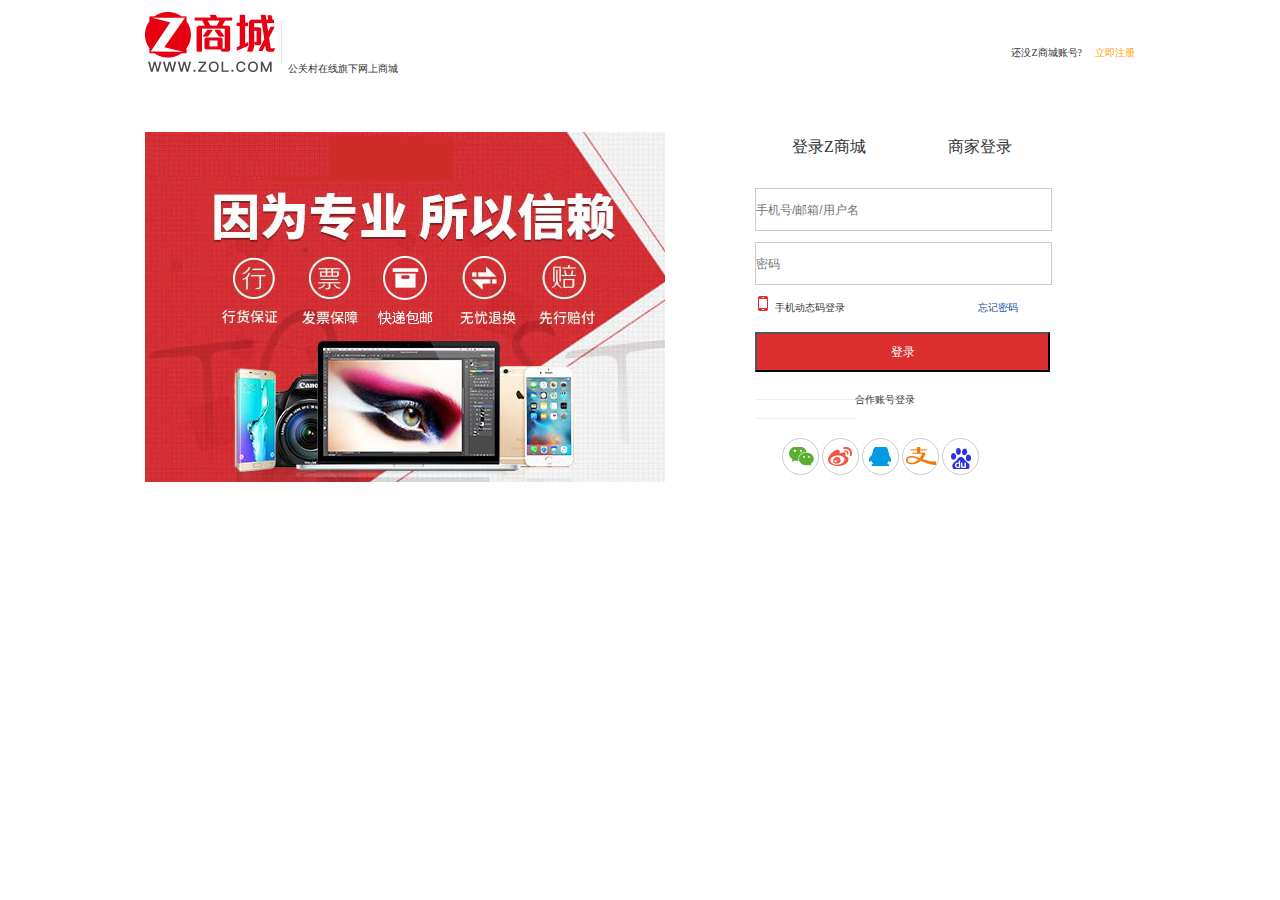
<file: src/html/login.html>
<!DOCTYPE html>
<html lang="en">
    <head>
        <meta charset="utf-8">
        <link rel="stylesheet" type="text/css" href="../css/login-interface.css" />
        <link rel="stylesheet" type="text/css" href="../css/base.css" />
        <!-- <script src="../lib/require.js"  data-main='../js/login'></script> -->
        <!-- <script src="../js/ajax.js"></script> -->
        <script type="text/javascript"src="../js/jquery-3.3.1.js"></script>
       <script ../lib/require.js></script>
    </head>
    <body>

        <div class="login">
            <div class="container">

          
    <!-- top -->
        <div class="login_top con">
                <img src="../img/logo_130x60.png"  alt="" />
                <span>公关村在线旗下网上商城</span>
                <a href="register.html">立即注册</a>
                 <a href="">还没Z商城账号?</a>
        </div>
<!-- mian -->
        <div class="main_login con"> 
                <div class="login_l">
                    <img src="../img/ad2_1.jpg"  alt="" />
                </div>
                <div  class="login_r">
                       <header>
                           <span>登录Z商城</span>
                           <span>商家登录</span>
                       </header> 
                       <article>
                           <input type="text" name="username" placeholder="手机号/邮箱/用户名" id="username" /><span class="usn"></span>
                       </article>
                       <aside>
                            <input type="password" name="password" placeholder="密码" id="password" /><span class="psw"></span>
                       </aside>
                       <nav> 
                            <i><img src="../img/phine.png" alt="" /></i>
                            <span>手机动态码登录</span>
                            <a href="">忘记密码</a>
                       </nav>
                       <button id="btn">登录</button>
                       <div class="co_parter">
                            <div class="pater_top">
                                <p>合作账号登录</p>
                                <i><img src="../img/parter_bd.png"  alt="" /></i>  <br />
                            </div>

                                <a href="">
                                    <img src="../img/weixin.png"  alt="" />
                                </a>    
                                <a href="">
                                    <img src="../img/weibo.png"  alt="" />
                                </a>
                                <a href="">
                                    <img src="../img/QQ.png"  alt="" />
                                </a>
                                <a href="">
                                    <img src="../img/zhifubao.png"  alt="" />
                                </a>
                                <a href="">
                                    <img src="../img/baidu.png"  alt="" />
                                </a>
                          
                           
                       </div>
                </div>

        </div>
    </div>
</div>
<script src="../js/login.js"></script>
<!-- <script>
        document.getElementById('btn_login').onclick = function(){
            var params = {username: document.getElementById('username').value, pwd: document.getElementById('pwd').value};
            $.ajax({
                api: 'login.php',
                params,
                method: 'post',
                success: function(res){
                    console.log(res)
                }
            })
        }
    </script> -->
    </body>
</html
</file>
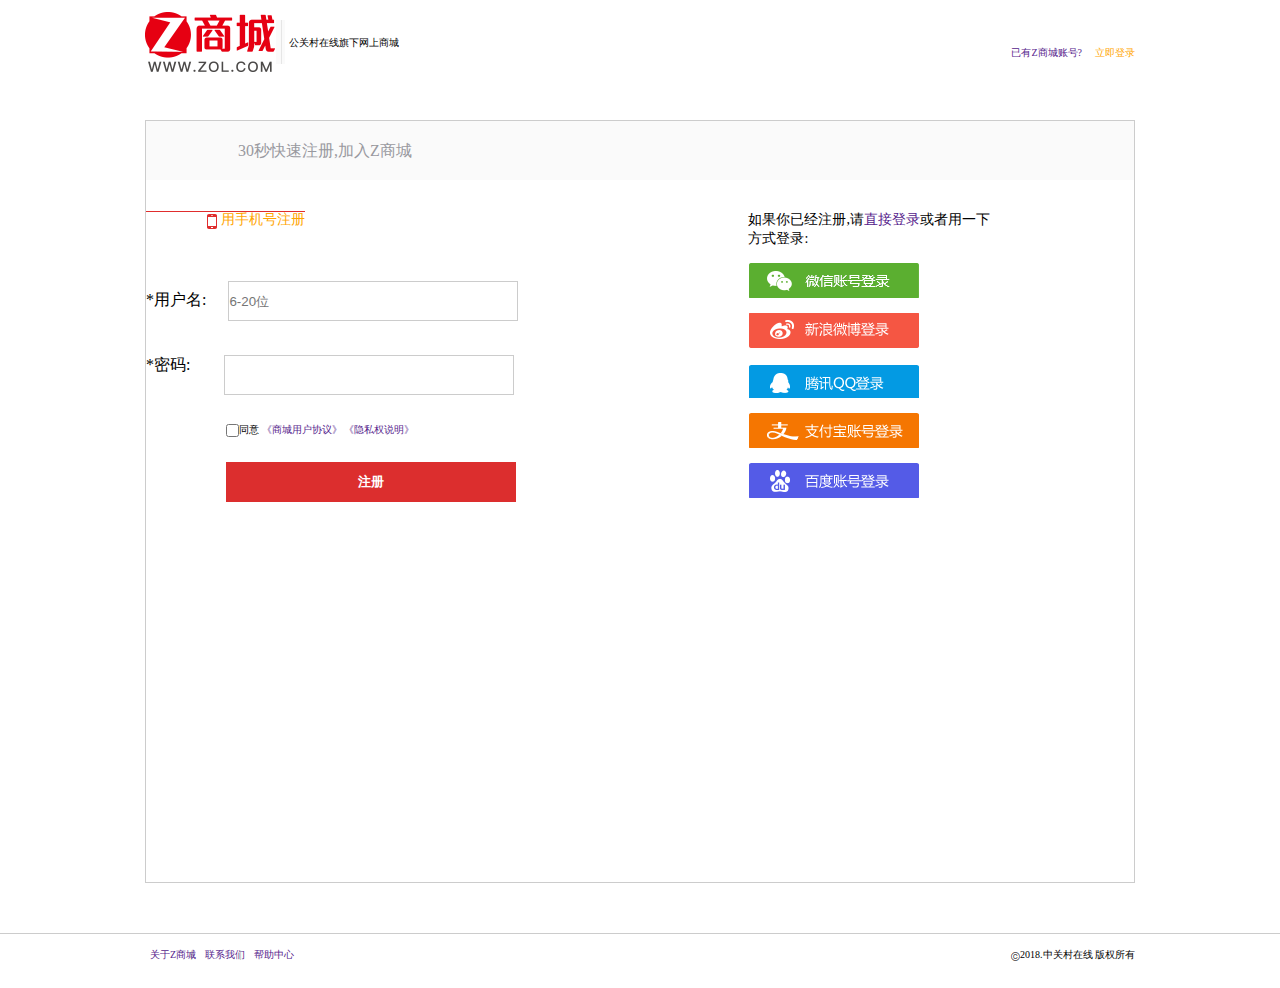
<file: src/html/register.html>
<!DOCTYPE html>
<html lang="en">
    <head>
        <meta charset="utf-8">
        <link rel="stylesheet" type="text/css" href="../css/register.css" />
        <link rel="stylesheet" type="text/css" href="../css/base1.css" />
        <script src="../js/common.js"></script>
        <script src="../js/jquery-3.3.1.js"></script>
        
    </head>
    <body>
        <div class="login_top con">
                <img src="../img/logo_130x60.png"  alt="" />
                <span>公关村在线旗下网上商城</span>
                <a href="login.html">立即登录</a>
                 <a href="">已有Z商城账号?</a>
        </div>
        <div class="register_main con">
            <header>
                <span>30秒快速注册,加入Z商城</span>
            </header>
            <article>
                <div class="user_phone">
                    <span> <img src="../img/phine.png" alt="" />用手机号注册</span>
                </div>
                <div class="phone_number">
                    <span>*用户名:</span><input name="username" type="text" class="username" placeholder="6-20位" id="username" /><span class="yz"></span>
                    <!-- <p>6-20位,数字开头</p> -->
                </div>
                 <!-- <div class="pc_code">
                    <span>*验证码:</span><input class="mycode" name="pc_code" type="text" /><span class="no3"></span> 
                    <span id="showcode" class="showcode"></span> -->
                    <!-- <span class="huan">换一张</span> -->
                    
                <!-- </div> -->
                
                 <div class="password">
                    <span>*密码:</span><input class="password" name="password" type="text" id="password" /><span class="no2"></span> 
                    <!-- <p>6-16位字母数字组合,不可用特殊字符</p> -->
                </div>
                 <!-- <div class="repassword">
                    <span>*确认密码:</span><input class="repassword" name="repassword" type="text" id="repassword" /> 
                    <span class="ckp"></span>
                </div> -->
                <div class="checkbox">
                    <input id="checkbox" type="checkbox" /><span>同意</span><a href=""> 《商城用户协议》 </a><a href=""> 《隐私权说明》 </a>
                </div>
                <button class="btn btn-success btnReg" id="btn">注册</button>
            </article>
            <aside>
                <span>如果你已经注册,请<a href="">直接登录</a>或者用一下方式登录:</span>
                    <li><a href=""><img src="../img/userwei.png"  alt="" /></a></li>
                     <li><a href=""><img src="../img/useweibo.png"  alt="" /></a></li>
                      <li><a href=""><img src="../img/userQQ.png"  alt="" /></a></li>
                       <li><a href=""><img src="../img/userpay.png"  alt="" /></a></li>
                        <li><a href=""><img src="../img/userbaidu.png"  alt="" /></a></li>
            </aside>
        </div>
        <div id="login_register_footer_box" >
            <div class="login_register_footer con">
                    <a href="">关于Z商城</a>
                    <a href="">联系我们</a>
                    <a href="">帮助中心</a>
                    <span><img src="../img/footercircle.png" alt="" />2018.中关村在线 版权所有</span>
                
            </div>
        </div>
        <script src="../js/reg.js"></script> 
    </body>
</html>
</file>
<file: src/font/iconfont.css>
@font-face {font-family: "iconfont";
  src: url('iconfont.eot?t=1534763322026'); /* IE9*/
  src: url('iconfont.eot?t=1534763322026#iefix') format('embedded-opentype'), /* IE6-IE8 */
  url('[data-uri]') format('woff'),
  url('iconfont.ttf?t=1534763322026') format('truetype'), /* chrome, firefox, opera, Safari, Android, iOS 4.2+*/
  url('iconfont.svg?t=1534763322026#iconfont') format('svg'); /* iOS 4.1- */
}

.iconfont {
  font-family:"iconfont" !important;
  font-size:16px;
  font-style:normal;
  -webkit-font-smoothing: antialiased;
  -moz-osx-font-smoothing: grayscale;
}

.icon-letter-e-outline:before { content: "\e671"; }

.icon-xianxingpeifu:before { content: "\e65e"; }

.icon-zhengpinbaozhang:before { content: "\e662"; }

.icon-xing:before { content: "\e602"; }

.icon-piao:before { content: "\e604"; }

.icon-shunfeng:before { content: "\e605"; }

.icon-wuyoutuihuanhuo:before { content: "\e606"; }

.icon-kefu:before { content: "\e615"; }

.icon-jiadian:before { content: "\e673"; }

.icon-gouwuche:before { content: "\e73d"; }

.icon-xinlang:before { content: "\e619"; }

.icon-wodedingdan:before { content: "\e677"; }

.icon-shuma:before { content: "\e68a"; }

.icon-gengduo:before { content: "\e640"; }

.icon-pinpaijingxuan:before { content: "\e64a"; }

.icon-DIY:before { content: "\e66a"; }

.icon-woshou:before { content: "\e6ee"; }

.icon-coupon:before { content: "\e601"; }

.icon-dianzijingji:before { content: "\e607"; }

.icon-su:before { content: "\e637"; }

.icon-tuangou:before { content: "\e61a"; }

.icon-diannao:before { content: "\e678"; }

.icon-fenlei:before { content: "\e603"; }

.icon-pic-48:before { content: "\e6f4"; }

.icon-zhineng:before { content: "\e60b"; }

.icon-iconfont-shumachaopin:before { content: "\e608"; }

.icon-kuaidi:before { content: "\e609"; }

.icon-icon-test:before { content: "\e69b"; }

.icon-shouji1:before { content: "\e504"; }

.icon-weixin:before { content: "\e660"; }
</file>
<file: src/css/car.css>
body, h1, h2, h3, h4, h5, h6, dl, dt, dd, ul, ol, li, th, td, p, blockquote, pre, form, fieldset, legend, input, button, textarea, hr { margin: 0; padding: 0; }

body { font: 12px/1.5 "Microsoft YaHei","\5FAE\8F6F\96C5\9ED1"; color: #333; }

select, input, button { vertical-align: middle; font-size: 100%; }

ul, ol, li { list-style: none; }

fieldset, img { border: 0; }

em { font-style: normal; }

.clearfix:after { content: "."; display: block; visibility: hidden; clear: both; height: 0; font-size: 0; }

.clearfix { *zoom: 1; }

a { color: #333; text-decoration: none; }

a:hover { color: #f33; text-decoration: underline; }

.top { height: 30px; background: #F5F5F5; }

.top .container { width: 1200px; height: 30px; margin: 0 auto; }

.top .container a { font-size: 14px; line-height: 30px; }

.top .container .top-l { float: left; }

.top .container .top-l span:nth-child(1), .top .container .top-l span:nth-child(2) { margin-right: 17px; }

.top .container .top-l .login, .top .container .top-l .register { color: #3366CC; }

.top .container .top-r ul li { float: right; padding-right: 20px; }

.top .container .top-r ul .sj .ewm { display: none; position: absolute; top: 29px; left: 790px; padding: 20px; width: 130px; height: 130px; border: 1px solid #ededed; background: #fff; }

.top .container .top-r ul .sj:hover > .ewm { display: block; }

.logo { overflow: hidden; }

.logo .logo-l { padding: 30px 160px; }

.logo .logo-l .cr { position: absolute; right: 10px; top: 82px; }

body { width: 960px; margin: 20px auto; }

#cart { margin: 0 auto; width: 850px; }

#cart-header { height: 40px; background-color: lightgray; margin-bottom: 20px; }

#cart-header div { line-height: 40px; }

.left { float: left; }

.right { float: right; }

.w110 { width: 100px; }

.ml10 { margin-left: 10px; }

.w120 { width: 120px; }

.w250 { width: 250px; }

.center { text-align: center; }

.w20 { width: 20px; }

.w90 { width: 90px; }

.clear { clear: both; }

#cart-items > div { height: 100px; }

#cart-items > div > div { line-height: 100px; }

.w250 span { display: inline-block; font-size: 12px; line-height: 16px !important; }

.single-item { border-bottom: 1px solid gray; }

.small-button { display: inline-block; width: 20px; height: 20px; border: none; }

.big-button { color: white; background-color: red; display: inline-block; width: 120px; height: 40px; border: none; font-size: 22px; }

#totalCount, #totalPrice { color: red; }

#totalPrice { font: bolder 20px Arial; display: inline-block; width: 150px; }

#cart a { text-decoration: none; }

#cart a:link, #cart a:visited, #cart a:active { color: gray; }
</file>
<file: src/css/base.css>
body,h1,h2,h3,h4,h5,h6,dl,dt,dd,ul,ol,li,th,td,p,blockquote,pre,form,fieldset,legend,input,button,textarea,hr{ margin:0;padding:0;}
body{ font:12px/1.5 "Microsoft YaHei","\5FAE\8F6F\96C5\9ED1"; color:#333;}
select,input,button{ vertical-align:middle;font-size:100%;}
ul,ol,li{ list-style:none;}
fieldset,img{ border:0;}
em{ font-style:normal;}
.clearfix:after{ content:"."; display:block; visibility:hidden; clear:both; height:0; font-size:0;}
.clearfix{ *zoom:1;}

a{ color:#333; text-decoration:none;}
a:hover{ color:#f33; text-decoration:underline;}
</file>
<file: src/css/xiqing.css>
@charset "UTF-8";
#zol { width: 1280px; height: 100%; }

#zol .top { height: 30px; background: #F5F5F5; }

#zol .top .container { width: 1200px; height: 30px; margin: 0 auto; }

#zol .top .container a { font-size: 14px; line-height: 30px; }

#zol .top .container .top-l { float: left; }

#zol .top .container .top-l span:nth-child(1), #zol .top .container .top-l span:nth-child(2) { margin-right: 17px; }

#zol .top .container .top-l .login, #zol .top .container .top-l .register { color: #3366CC; }

#zol .top .container .top-r ul li { float: right; padding-right: 20px; }

#zol .top .container .top-r ul .sj .ewm { display: none; position: absolute; top: 29px; left: 790px; padding: 20px; width: 130px; height: 130px; border: 1px solid #ededed; background: #fff; }

#zol .top .container .top-r ul .sj:hover > .ewm { display: block; }

#zol .header { height: 90px; }

#zol .header .container { width: 1200px; height: 60px; margin: 0 auto; padding-top: 30px; }

#zol .header .container .fixed { position: fixed; left: 0; top: 0; right: 0; }

#zol .header .container .mgb { margin-top: 666px; }

#zol .header .container .header-l { width: 218px; float: left; height: 60px; }

#zol .header .container .header-l .city-location { float: right; }

#zol .header .container .header-c { width: 540px; float: left; height: 36px; padding-bottom: 24px; margin-left: 70px; }

#zol .header .container .header-c .search { width: 540px; }

#zol .header .container .header-c .search .search-text { width: 464px; height: 36px; border: 2px solid #EC3639; box-sizing: border-box; }

#zol .header .container .header-c .search .search-btn { display: block; width: 76px; height: 36px; background: #EC3639; box-sizing: border-box; float: right; overflow: hidden; }

#zol .header .container .header-r { float: right; width: 360px; height: 30px; font-size: 18px; text-align: center; }

#zol .header .container .header-r .coupon { padding: 0 20px; }

#zol .header .container .header-r i { font-size: 20px; }

#zol .nav { height: 68px; }

#zol .nav .container { width: 1200px; height: 68px; margin: 0 auto; }

#zol .nav .container .nav-all { padding-top: 30px; width: 1200px; height: 38px; }

#zol .nav .container .nav-all .nli1 { width: 160px; height: 38px; margin-right: 30px; background: #EC3639; float: left; text-align: center; font-size: 14px; }

#zol .nav .container .nav-all .nli1 .erji { position: absolute; left: 40px; top: 188px; z-index: 1000; background-color: #454545; color: #FFFFFF; width: 160px; height: 400px; display: none; }

#zol .nav .container .nav-all .nli1 .erji li { height: 54px; width: 160px; font-size: 16px; border-bottom: 1px solid #000; }

#zol .nav .container .nav-all .nli1 .erji li .nr { width: 620px; height: 400px; position: absolute; top: 0px; left: 160px; display: none; }

#zol .nav .container .nav-all .nli1 .erji li .lj { position: absolute; top: 0; left: 160px; width: 620px; height: 400px; display: none; }

#zol .nav .container .nav-all .nli1 .erji li .lj p { z-index: 10000; float: left; padding: 10px 15px; }

#zol .nav .container .nav-all .nli1 .erji li i { width: 16px; height: 22px; font-size: 22px; padding-left: 24px; line-height: 54px; }

#zol .nav .container .nav-all .nli1 .erji li .e1 { padding-left: 10px; padding-right: 30px; width: 34px; }

#zol .nav .container .nav-all .nli1 .erji li:hover { background: #fff; color: #000; }

#zol .nav .container .nav-all .nli1 .erji li:hover > .nr { display: block; }

#zol .nav .container .nav-all .nli1 .erji li:hover > .lj { display: block; }

#zol .nav .container .nav-all .nli1 .erji .lid { border-bottom: 0px; }

#zol .nav .container .nav-all .nli1:hover > .erji { display: block; }

#zol .nav .container .nav-all ul { width: 1002px; height: 38px; float: right; }

#zol .nav .container .nav-all ul li { float: left; padding-right: 52px; width: 74px; height: 38px; font-size: 18px; line-height: 38px; text-align: center; }

#zol .nav .container .nav-all ul ul:nth-child(2), #zol .nav .container .nav-all ul ul:nth-child(3) { width: 35px; height: 38px; }

#zol .nav .container .nav-all ul ul:nth-child(3), #zol .nav .container .nav-all ul ul:nth-child(4) { width: 70px; height: 38px; padding-right: 52px; }

#zol .xq { width: 1280px; min-height: 800px; }

#zol .xq .container { width: 1200px; min-height: 800px; margin: 0 auto; }

#zol .xq .container .xqs { width: 1200px; height: 30px; line-height: 30px; }

#zol .xq .container .xqbox { width: 1000px; height: 856px; border: 1px solid #ccc; }

#zol .xq .container .xql { float: left; width: 450px; /*主容器*/ /*正常容器*/ /*滑块*/ /*放大镜显示区域*/ /*设置选择图片容器*/ }

#zol .xq .container .xql .con-FangDa { height: auto; margin: 10px auto; background-color: #fff; }

#zol .xq .container .xql .con-fangDaIMg { width: 300px; height: 450px; position: relative; background-color: #454545; }

#zol .xq .container .xql .con-fangDaIMg > img { width: 100%; height: 100%; }

#zol .xq .container .xql .magnifyingBegin { width: 150px; height: 175px; left: 0; top: 0; background-color: #454545; opacity: 0.5; filter: alpha(opacity=50); position: absolute; cursor: move; display: none; }

#zol .xq .container .xql .magnifyingShow { width: 450px; height: 514px; display: none; position: absolute; right: -470px; top: 0; overflow: hidden; background-color: #454545; }

#zol .xq .container .xql .magnifyingShow > img { width: 900px; height: 1350px; margin-left: 0; margin-top: 0; }

#zol .xq .container .xql .con-FangDa-ImgList { margin-top: 10px; height: 54px; width: 320px; list-style: none; }

#zol .xq .container .xql .con-FangDa-ImgList > li { margin-right: 7px; width: 50px; height: 50px; float: left; cursor: pointer; border: 2px solid #666; background-color: #454545; text-align: center; }

#zol .xq .container .xql .con-FangDa-ImgList > li > img { vertical-align: top; display: inline; width: auto; height: 50px; }

#zol .xq .container .xql .con-FangDa-ImgList > .active { border-color: #000; }

#zol .xq .container .xqr { float: right; width: 550px; }

#zol .xq .container .xqr xqr1 { padding-top: 22px; font: 16px/22px "Microsoft YaHei","\5FAE\8F6F\96C5\9ED1"; }

#zol .xq .container .xqr .xq-price-panel { margin: 0 0 0; padding: 5px 10px; background: #f7f7f7; }

#zol .xq .container .xqr .xq-price-panel dl { position: relative; zoom: 1; line-height: 30px; }

#zol .xq .container .xqr .xq-price-panel dl .xq-sale-price .xq-price { display: block; height: 32px; overflow: hidden; font-size: 16px; color: #c00; }

#zol .xq .container .xqr .xq-price-panel dl dl { display: block; -webkit-margin-before: 1em; -webkit-margin-after: 1em; -webkit-margin-start: 0px; -webkit-margin-end: 0px; line-height: 30px; }

#zol .xq .container .xqr .xq-price-panel dl dl dt { display: block; float: left; }

#zol .xq .container .xqr .xq-price-panel dl dl dd { overflow: hidden; zoom: 1; }

#zol .xq .container .xqr .xq-price-panel dl .sale-activity li { position: relative; padding: 4px 0 4px 40px; line-height: 22px; color: #666; }

#zol .xq .container .xqr .xxxx div { height: 30px; }

#zol .xq .container .xqr .xxxx .buys { width: 198px; height: 30px; }

#zol .xq .container .xqr .xxxx .buys span { display: block; float: left; }

#zol .xq .container .xqr .xxxx .buys input { display: block; width: 30px; float: left; text-align: center; }

#zol .main { width: 1280px; height: 1000px; background: #ccc; }

#zol .footer { width: 1280px; background-color: #F7F7F7; }

#zol .footer .container { height: 466px; margin: 0 auto; width: 1200px; }

#zol .footer .container .footer-t { height: 110px; width: 1200px; overflow: hidden; }

#zol .footer .container .footer-t li { float: left; width: 200px; height: 110px; overflow: hidden; }

#zol .footer .container .footer-t li i { font-size: 50px; color: #00AE75; float: left; width: 50px; line-height: 110px; }

#zol .footer .container .footer-t li .p1 { font-size: 18px; height: 24px; padding-top: 36px; padding-left: 60px; }

#zol .footer .container .footer-t li .p2 { font-size: 12px; height: 12px; padding-left: 60px; padding-top: 10px; }

#zol .footer .container .footer-c { height: 180px; width: 1200px; }

#zol .footer .container .footer-c li { float: left; width: 176px; }

#zol .footer .container .footer-c li p { font-size: 14px; line-height: 28px; }

#zol .footer .container .footer-c li .chak { width: 82px; height: 27px; background: #EC3639; }

#zol .footer .container .footer-c li i { float: left; width: 42px; height: 38px; font-size: 38px; padding-right: 18px; }

#zol .footer .container .footer-c .kefu { width: 270px; }

#zol .footer .container .footer-c .xiangx { float: right; }

#zol .footer .container .footer-b { height: 174px; width: 1200px; overflow: hidden; background-color: #2D2D2D; color: #FFFFFF; padding-top: 26px; }

#zol .footer .container .footer-b .fbl { float: left; }

#zol .footer .container .footer-b .fbl p { height: 44px; }

#zol .footer .container .footer-b .fbl p span { display: block; padding-right: 15px; float: left; border-right: 1px solid #ddd; padding-left: 15px; }

#zol .footer .container .footer-b .fbl p .zai, #zol .footer .container .footer-b .fbl p .guan { padding-left: 0; }

#zol .footer .container .footer-b .fbr { float: right; }

#zol .footer .container .footer-b .fbr i { width: 28px; height: 20px; font-size: 20px; padding-right: 10px; }
</file>
<file: src/css/lb.css>
.lb { width: 1280 px; height: 2300px; }

.lb .container { width: 1200px; margin: 0 auto; }

.lb .container .lb-idx { width: 1200px; height: 66px; }

.lb .container .lb-idx h4 { font-size: 12px; line-height: 66px; }

.lb .container .lb-idx h4 span { display: block; float: left; }

.lb .container .lb-idx h4 .red-color { color: red; }

.lb .container .jies { min-height: 118px; width: 1200px; background: #F7F7F7; }

.lb .container .more { width: 1200px; height: 24px; font-size: 12px; text-align: center; line-height: 24px; }

.lb .container .imp { width: 980px; height: 1878px; border: 1px solid #ddd; box-sizing: border-box; float: left; }

.lb .container .imp .imph { height: 40px; background: #F7F7F7; }

.lb .container .imp .imph li { float: left; margin-right: 30px; font-size: 12px; line-height: 40px; }

.lb .container .imp .imph .li1 { padding-left: 15px; }

.lb .container .imp .goodslist { width: 980px; height: 1838px; }

.lb .container .imp .goodslist li { width: 220px; height: 320px; float: left; padding-right: 25px; text-align: center; float: left; padding-top: 46px; font-size: 14px; }

.lb .container .imp .goodslist li img { width: 192px; height: 200px; }

.lb .container .imp .goodslist .price { color: red; }

.lb .container .gg { width: 220px; height: 1878px; float: right; text-align: center; font-size: 14px; color: #000; }

.lb .container .gg h4 { height: 40px; background: #ddd; line-height: 40px; }

.lb .container .gg li { padding-top: 20px; }

.lb .container .gg p { line-height: 30px; }

.lb .container .gg .red-color { color: #FF3333; }

.jinxing { height: 430px; width: 1280px; }

.jinxing .container { width: 1200px; margin: 0 auto; height: 430px; }

.jinxing .container h4 { height: 78px; font-size: 14px; text-align: center; }

.jinxing .search { width: 540px; float: left; height: 40px; text-align: center; padding-top: 48px; padding-left: 280px; }

.jinxing .search .search-text { width: 464px; height: 40px; border: 2px solid #EC3639; box-sizing: border-box; }

.jinxing .search .search-btn { display: block; width: 76px; height: 40px; background: #EC3639; box-sizing: border-box; float: right; overflow: hidden; }

.footer { border-top: 2px solid #000; }
</file>
<file: src/css/login-interface.css>
.login{width: 1280px;height: 641px;}
.login .container{width: 990px;height: 641px;margin:0 auto;}
/*top*/
.login_top{padding-top: 12px;height: 120px;}
.login_top img{padding-right: 10px;background: url(../img/top-bd.png) no-repeat right center;}
.login_top span{font-size: 10px;}
.login_top a{float: right;font-size: 10px;line-height: 82px;}
.login_top a:nth-of-type(1){color:orange;display: inline-block;padding-left: 13px;}
/*mian*/
.main_login{height: 351px;}
.main_login .login_l{float: left;margin-right: 90px;}
.main_login .login_r{float: left;height: 354px;width: 380px;}
.main_login .login_r  header span{display: inline-block;font-size: 16px;width: 148px;text-align: center;height: 30px;line-height: 30px;}
.main_login .login_r  header span:hover{border-bottom: 1px solid #DE3030;}
.main_login .login_r  article input{width: 295px;height: 41px;border:1px solid #ccc;}
.main_login .login_r  article{margin-top: 26px;}
.main_login .login_r aside input{width: 295px;height: 41px;border:1px solid #ccc;}
.main_login .login_r aside{margin-top: 11px;margin-bottom: 10px;}
.main_login .login_r  nav span{font-size: 10px;}
.main_login .login_r  nav a{color:#134BA0;font-size: 10px;padding-left: 130px;}
.main_login .login_r  button{width: 295px;height: 40px;background: #DB2E2E;color:white;margin-top: 16px;margin-bottom: 18px;}
.main_login .login_r .co_parter p{display: inline-block;width: 192px;font-size: 10px;padding-left: 100px;background: url(../img/parter_bd.png) no-repeat left center;}
.main_login .login_r .co_parter i{display: inline-block;}
.main_login .login_r .co_parter a:nth-of-type(1){margin-left: 27px;}
.main_login .login_r .co_parter .pater_top{margin-bottom: 12px;}
.main_login .login_r .co_parter a{position:relative;display: inline-block;width: 35px;height: 35px;border-radius: 50%; border:1px solid #ccc;}
.main_login .login_r .co_parter a img{position:absolute;left: 0;right: 0;bottom:0;top: 0;margin:auto;}
</file>
<file: src/css/register.css>
/*top*/
.login_top { padding-top: 12px; height: 120px; }

.login_top img { padding-right: 10px; background: url(../img/top-bd.png) no-repeat right center; }

.login_top span { font-size: 10px; }

.login_top a { float: right; font-size: 10px; line-height: 82px; }

.login_top a:nth-of-type(1) { color: orange; display: inline-block; padding-left: 13px; }

/*register_main*/
.register_main { height: 763px; border: 1px solid #ccc; }

.register_main header { height: 59px; background: #fafafa; padding-left: 92px; margin-bottom: 30px; }

.register_main header span { color: #99999f; font-size: 16px; line-height: 60px; }

.register_main article { float: left; }

.register_main article .user_phone { height: 44px; }

.register_main article .user_phone span { padding-left: 58px; color: orange; height: 40px; width: 250px; font-size: 14px; border-top: 1px solid #e02d2d; }

.register_main article .phone_number { margin-top: 27px; }

.register_main article .phone_number span { font-size: 16px; }

.register_main article .phone_number input { margin-left: 22px; width: 290px; height: 40px; border: 1px solid #ccc; }

.register_main article .phone_number p { font-size: 10px; color: #ccc; margin-left: 81px; }

.register_main article .pc_code { margin-top: 17px; }

.register_main article .pc_code span:nth-of-type(1) { font-size: 16px; }

.register_main article .pc_code span:nth-of-type(3) { font-size: 10px; color: skyblue; }

.register_main article .pc_code input { margin-left: 22px; width: 170px; height: 40px; border: 1px solid #ccc; }

.register_main article .pc_code p { font-size: 10px; color: #ccc; margin-left: 81px; }

.register_main article .pc_code #showcode { display: inline-block; vertical-align: middle; width: 98px; height: 40px; background: #58bc58; }

.register_main article .password { margin-top: 17px; }

.register_main article .password span { font-size: 16px; }

.register_main article .password input { margin-left: 34px; width: 290px; height: 40px; border: 1px solid #ccc; }

.register_main article .password p { font-size: 10px; color: #ccc; margin-left: 81px; }

.register_main article .repassword { margin-top: 17px; }

.register_main article .repassword span { font-size: 16px; }

.register_main article .repassword input { width: 290px; height: 40px; border: 1px solid #ccc; }

.register_main article .repassword p { font-size: 10px; color: #ccc; margin-left: 81px; }

.register_main article .checkbox { font-size: 10px; margin-top: 28px; padding-left: 80px; }

.register_main article button { height: 40px; width: 290px; background: #dc2e2e; margin-left: 80px; margin-top: 25px; color: white; font-weight: bolder; }

.register_main aside { float: left; width: 251px; margin-left: 230px; }

.register_main aside span { font-size: 14px; }

.register_main aside li { margin-top: 15px; }

/*.register_main article .checkbox*/
/*footert*/
#login_register_footer_box { margin-top: 50px; border-top: 1px solid #ccc; height: 55px; }

#login_register_footer_box .login_register_footer a { line-height: 42px; font-size: 10px; padding-left: 5px; }

#login_register_footer_box .login_register_footer a:nth-of-type(1) { background: url(../img/fooer_bd.png) no-repeat right center; }

#login_register_footer_box .login_register_footer a:nth-of-type(2) { background: url(../img/fooer_bd.png) no-repeat right center; }

#login_register_footer_box .login_register_footer span { font-size: 10px; float: right; line-height: 42px; }
</file>
<file: src/css/base1.css>
﻿/*(1)清除默认样式*/
html, body, ul, li, ol, dl, dd, dt, p, h1, h2, h3, h4, h5, h6, form, fieldset, legend, img,input{ margin:0; padding:0; }
fieldset, img,input,button { border:0 none; padding:0;margin:0;outline-style:none; }   /*去掉input等聚焦时的蓝色边框*/
ul,li,ol{ list-style:none; }
select, input { vertical-align:middle;}
textarea { resize:none; } /*防止拖动*/
img {border:0; vertical-align:middle; }  
/*  去掉图片低测默认的3像素空白缝隙，或者用display：block也可以*/
table { border-collapse:collapse; }
a {text-decoration:none; }



/*2.添加公共样式*/
/*body {
    font:12px Arial,Verdana,"\5b8b\4f53";
    color:#666;
    background:#fff;
}*/
/*清除浮动（不管）*/
.clearfix:before,.clearfix:after {  /*清楚浮动*/
    content:"";
    display:table;
}
.clearfix:after{clear:both;}
.clearfix{
    *zoom:1;/*IE/7/6*/
}
h1,h2,h3,h4,h5,h6 {font-weight:normal;font-size:1em;}  /*设置h标签的大小，设置跟父亲一样大的字体font-size:100%;*/
s,i,em{font-style:normal;text-decoration:none;}


/*公共类*/
.con {  /*内容、版心 提取 */
    width: 990px;
    margin:0 auto;
}
.fl {
    float:left;
}
.fr {
    float:right;
}
.ac {
    text-align:center;
}
.hide {
    display:none;
}
*{box-sizing:border-box;}
.f12{ font-size: 12px;}
.f14{ font-size: 14px;}
.f16{ font-size: 16px;}
</file>
<file: src/font/demo.css>
*{margin: 0;padding: 0;list-style: none;}
/*
KISSY CSS Reset
理念：1. reset 的目的不是清除浏览器的默认样式，这仅是部分工作。清除和重置是紧密不可分的。
2. reset 的目的不是让默认样式在所有浏览器下一致，而是减少默认样式有可能带来的问题。
3. reset 期望提供一套普适通用的基础样式。但没有银弹，推荐根据具体需求，裁剪和修改后再使用。
特色：1. 适应中文；2. 基于最新主流浏览器。
维护：玉伯<lifesinger@gmail.com>, 正淳<ragecarrier@gmail.com>
 */

/** 清除内外边距 **/
body, h1, h2, h3, h4, h5, h6, hr, p, blockquote, /* structural elements 结构元素 */
dl, dt, dd, ul, ol, li, /* list elements 列表元素 */
pre, /* text formatting elements 文本格式元素 */
form, fieldset, legend, button, input, textarea, /* form elements 表单元素 */
th, td /* table elements 表格元素 */ {
  margin: 0;
  padding: 0;
}

/** 设置默认字体 **/
body,
button, input, select, textarea /* for ie */ {
  font: 12px/1.5 tahoma, arial, \5b8b\4f53, sans-serif;
}
h1, h2, h3, h4, h5, h6 { font-size: 100%; }
address, cite, dfn, em, var { font-style: normal; } /* 将斜体扶正 */
code, kbd, pre, samp { font-family: courier new, courier, monospace; } /* 统一等宽字体 */
small { font-size: 12px; } /* 小于 12px 的中文很难阅读，让 small 正常化 */

/** 重置列表元素 **/
ul, ol { list-style: none; }

/** 重置文本格式元素 **/
a { text-decoration: none; }
a:hover { text-decoration: underline; }


/** 重置表单元素 **/
legend { color: #000; } /* for ie6 */
fieldset, img { border: 0; } /* img 搭车：让链接里的 img 无边框 */
button, input, select, textarea { font-size: 100%; } /* 使得表单元素在 ie 下能继承字体大小 */
/* 注：optgroup 无法扶正 */

/** 重置表格元素 **/
table { border-collapse: collapse; border-spacing: 0; }

/* 清除浮动 */
.ks-clear:after, .clear:after {
  content: '\20';
  display: block;
  height: 0;
  clear: both;
}
.ks-clear, .clear {
  *zoom: 1;
}

.main {
  padding: 30px 100px;
width: 960px;
margin: 0 auto;
}
.main h1{font-size:36px; color:#333; text-align:left;margin-bottom:30px; border-bottom: 1px solid #eee;}

.helps{margin-top:40px;}
.helps pre{
  padding:20px;
  margin:10px 0;
  border:solid 1px #e7e1cd;
  background-color: #fffdef;
  overflow: auto;
}

.icon_lists{
  width: 100% !important;

}

.icon_lists li{
  float:left;
  width: 100px;
  height:180px;
  text-align: center;
  list-style: none !important;
}
.icon_lists .icon{
  font-size: 42px;
  line-height: 100px;
  margin: 10px 0;
  color:#333;
  -webkit-transition: font-size 0.25s ease-out 0s;
  -moz-transition: font-size 0.25s ease-out 0s;
  transition: font-size 0.25s ease-out 0s;

}
.icon_lists .icon:hover{
  font-size: 100px;
}



.markdown {
  color: #666;
  font-size: 14px;
  line-height: 1.8;
}

.highlight {
  line-height: 1.5;
}

.markdown img {
  vertical-align: middle;
  max-width: 100%;
}

.markdown h1 {
  color: #404040;
  font-weight: 500;
  line-height: 40px;
  margin-bottom: 24px;
}

.markdown h2,
.markdown h3,
.markdown h4,
.markdown h5,
.markdown h6 {
  color: #404040;
  margin: 1.6em 0 0.6em 0;
  font-weight: 500;
  clear: both;
}

.markdown h1 {
  font-size: 28px;
}

.markdown h2 {
  font-size: 22px;
}

.markdown h3 {
  font-size: 16px;
}

.markdown h4 {
  font-size: 14px;
}

.markdown h5 {
  font-size: 12px;
}

.markdown h6 {
  font-size: 12px;
}

.markdown hr {
  height: 1px;
  border: 0;
  background: #e9e9e9;
  margin: 16px 0;
  clear: both;
}

.markdown p,
.markdown pre {
  margin: 1em 0;
}

.markdown > p,
.markdown > blockquote,
.markdown > .highlight,
.markdown > ol,
.markdown > ul {
  width: 80%;
}

.markdown ul > li {
  list-style: circle;
}

.markdown > ul li,
.markdown blockquote ul > li {
  margin-left: 20px;
  padding-left: 4px;
}

.markdown > ul li p,
.markdown > ol li p {
  margin: 0.6em 0;
}

.markdown ol > li {
  list-style: decimal;
}

.markdown > ol li,
.markdown blockquote ol > li {
  margin-left: 20px;
  padding-left: 4px;
}

.markdown code {
  margin: 0 3px;
  padding: 0 5px;
  background: #eee;
  border-radius: 3px;
}

.markdown pre {
  border-radius: 6px;
  background: #f7f7f7;
  padding: 20px;
}

.markdown pre code {
  border: none;
  background: #f7f7f7;
  margin: 0;
}

.markdown strong,
.markdown b {
  font-weight: 600;
}

.markdown > table {
  border-collapse: collapse;
  border-spacing: 0px;
  empty-cells: show;
  border: 1px solid #e9e9e9;
  width: 95%;
  margin-bottom: 24px;
}

.markdown > table th {
  white-space: nowrap;
  color: #333;
  font-weight: 600;

}

.markdown > table th,
.markdown > table td {
  border: 1px solid #e9e9e9;
  padding: 8px 16px;
  text-align: left;
}

.markdown > table th {
  background: #F7F7F7;
}

.markdown blockquote {
  font-size: 90%;
  color: #999;
  border-left: 4px solid #e9e9e9;
  padding-left: 0.8em;
  margin: 1em 0;
  font-style: italic;
}

.markdown blockquote p {
  margin: 0;
}

.markdown .anchor {
  opacity: 0;
  transition: opacity 0.3s ease;
  margin-left: 8px;
}

.markdown .waiting {
  color: #ccc;
}

.markdown h1:hover .anchor,
.markdown h2:hover .anchor,
.markdown h3:hover .anchor,
.markdown h4:hover .anchor,
.markdown h5:hover .anchor,
.markdown h6:hover .anchor {
  opacity: 1;
  display: inline-block;
}

.markdown > br,
.markdown > p > br {
  clear: both;
}


.hljs {
  display: block;
  background: white;
  padding: 0.5em;
  color: #333333;
  overflow-x: auto;
}

.hljs-comment,
.hljs-meta {
  color: #969896;
}

.hljs-string,
.hljs-variable,
.hljs-template-variable,
.hljs-strong,
.hljs-emphasis,
.hljs-quote {
  color: #df5000;
}

.hljs-keyword,
.hljs-selector-tag,
.hljs-type {
  color: #a71d5d;
}

.hljs-literal,
.hljs-symbol,
.hljs-bullet,
.hljs-attribute {
  color: #0086b3;
}

.hljs-section,
.hljs-name {
  color: #63a35c;
}

.hljs-tag {
  color: #333333;
}

.hljs-title,
.hljs-attr,
.hljs-selector-id,
.hljs-selector-class,
.hljs-selector-attr,
.hljs-selector-pseudo {
  color: #795da3;
}

.hljs-addition {
  color: #55a532;
  background-color: #eaffea;
}

.hljs-deletion {
  color: #bd2c00;
  background-color: #ffecec;
}

.hljs-link {
  text-decoration: underline;
}

pre{
  background: #fff;
}
</file>
